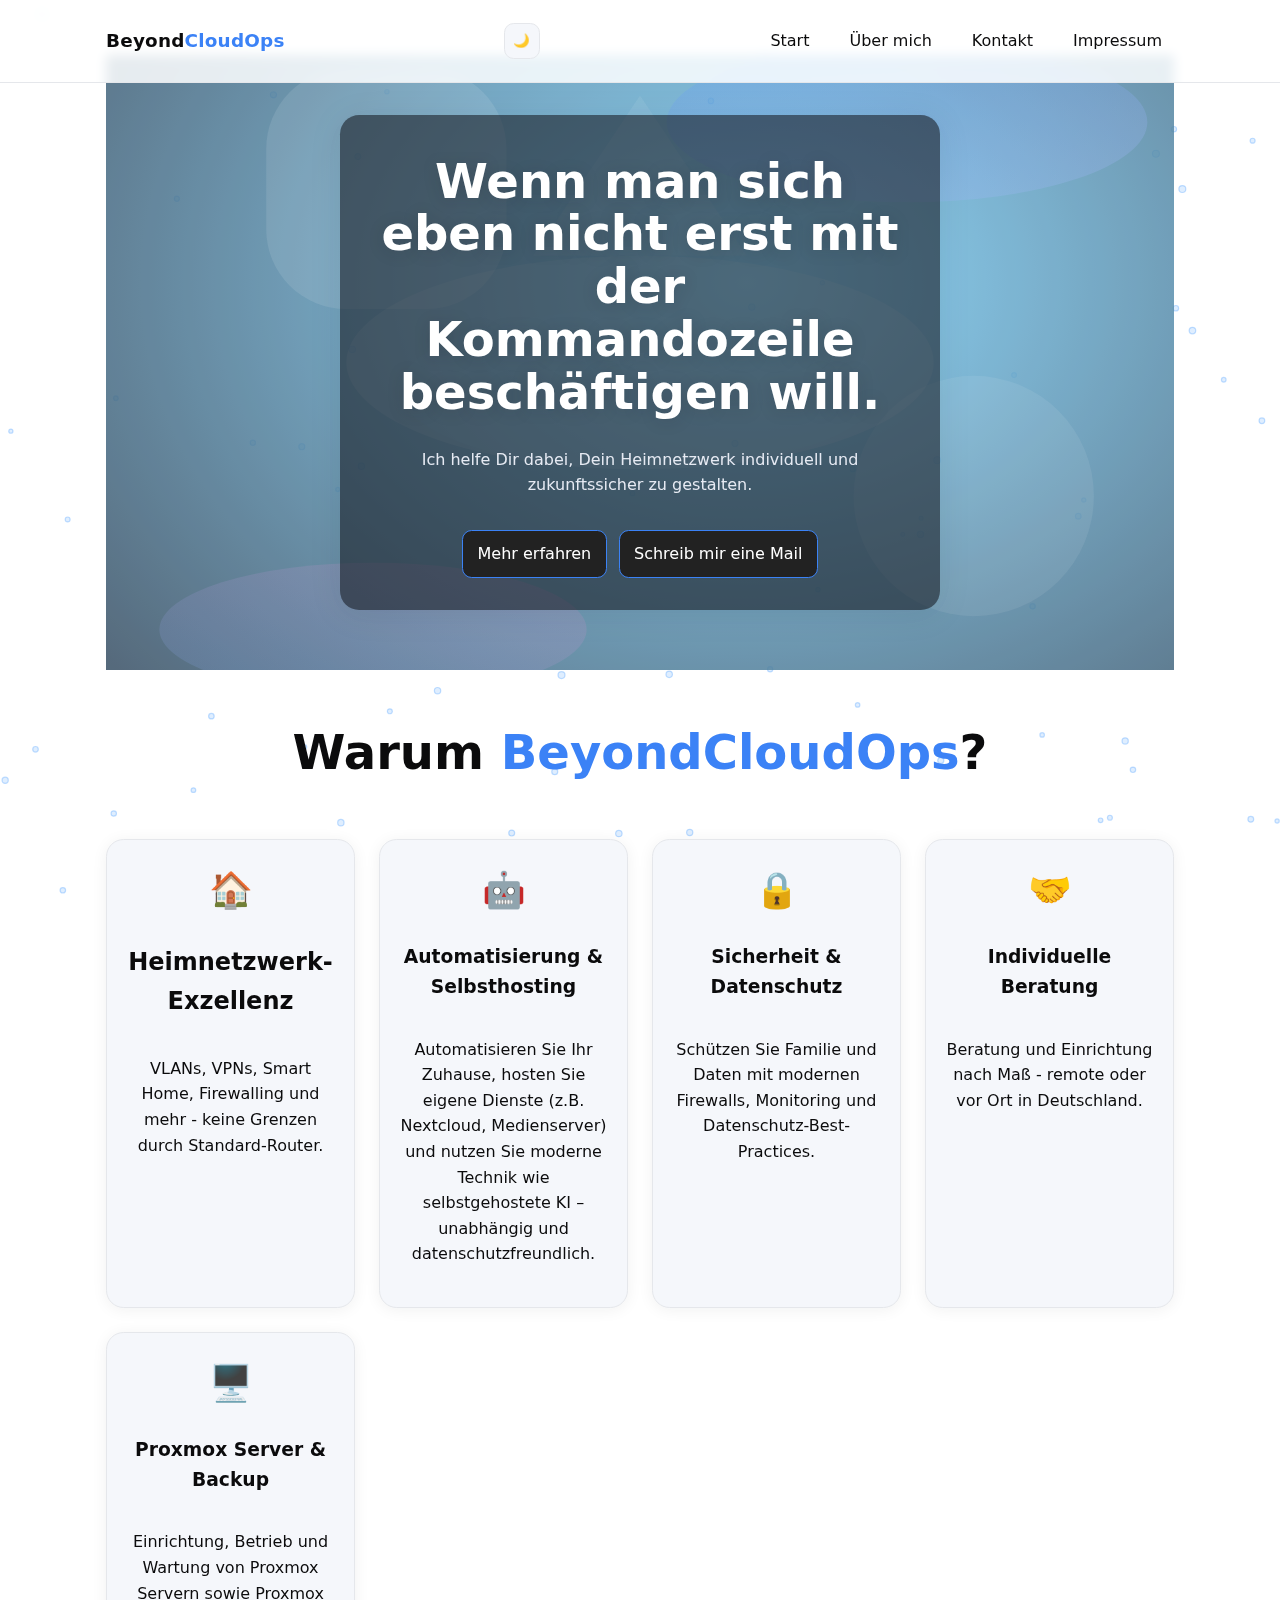
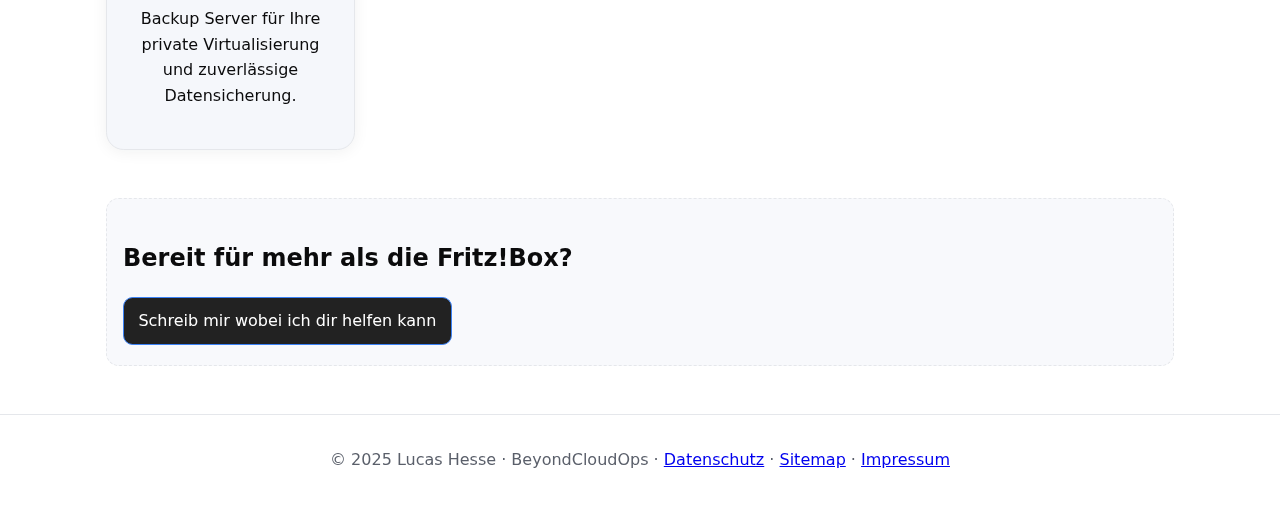
<file: index.html>
<!doctype html>
<html lang="de">
<head>
  <meta charset="utf-8" />
  <meta name="viewport" content="width=device-width, initial-scale=1" />
  <title>BeyondCloudOps — Lucas Hesse — IT-Dienstleister</title>
  <meta name="description" content="Smarthome aber wie? - Ich berate dich in Sachen Smarthome, Heimnetzwerk und Infrastruktur."/>
  <meta name="theme-color" content="#111111" media="(prefers-color-scheme: dark)">
  <meta name="theme-color" content="#ffffff" media="(prefers-color-scheme: light)">
  <link rel="manifest" href="/manifest.webmanifest">
  <link rel="canonical" href="https://www.beyondcloudops.de/">
  <!-- Dark theme favicon -->
  <link rel="icon" href="/assets/images/favicon_dark.ico" type="image/x-icon" media="(prefers-color-scheme: dark)">
  <!-- Light theme favicon -->
  <link rel="icon" href="/assets/images/favicon_light.ico" type="image/x-icon" media="(prefers-color-scheme: light)">
  <link rel="preload" href="/assets/hero.svg" as="image" type="image/svg+xml">
  <style>
    :root {
      --bg: #ffffff;
      --text: #0b0b0c;
      --accent: #3b82f6;
      --accent-contrast: #ffffff;
      --border: #e5e7eb;
      --card: #f5f7fb;
    }
    body {
      margin: 0;
      font-family: system-ui, -apple-system, Segoe UI, Roboto, Ubuntu, Cantarell, Noto Sans, Arial, "Apple Color Emoji","Segoe UI Emoji";
      background: var(--bg);
      color: var(--text);
      line-height: 1.6;
      text-rendering: optimizeLegibility;
    }
    .features h1 {
      font-size: clamp(2rem, 4vw, 3rem);
    } 
    .site-header {
      position: sticky; top: 0; z-index: 10;
      backdrop-filter: saturate(120%) blur(6px);
      background: color-mix(in hsl, var(--bg) 85%, transparent);
      border-bottom: 1px solid var(--border);
    }
    .nav {
      display: flex; align-items: center; gap: 1rem;
      max-width: 1100px; margin: 0 auto; padding: .75rem 1rem;
      /* positioned parent so toggles can be absolutely placed consistently */
      position: relative;
    }
    .brand { font-weight: 800; letter-spacing: .2px; text-decoration: none; color: var(--text); font-size: 1.15rem; }
    .brand span { color: var(--accent); }
    .menu { display: flex; gap: 1rem; list-style: none; margin-left: auto; padding: 0;}
    .menu a { text-decoration: none; color: var(--text); padding: .5rem .75rem; border-radius: .5rem; }
    .menu a:focus, .menu a:hover { background: var(--card); }
    .btn {
      display: inline-flex; align-items: center; justify-content: center;
      padding: .65rem .9rem; border-radius: .6rem; text-decoration: none; cursor: pointer;
      border: 1px solid var(--accent);
      background: #222;
      color: #fff;
      transition: background 0.2s, color 0.2s;
    }
    .btn.primary {
      background: var(--accent);
      color: var(--accent-contrast);
      border-color: var(--accent);
    }
    .btn:focus, .btn:hover {
      background: #0057b8;
      color: #fff;
      outline: none;
      box-shadow: 0 0 0 .25rem rgba(59, 130, 246, 0.4);
    }
    .hero {
      position: relative;
      display: flex;
      align-items: center;
      justify-content: center;
      /* match external stylesheet to avoid layout shift on CSS load */
      min-height: 480px;
      margin-bottom: 4.5rem;
      overflow: visible;
    }
    .hero-copy {
      position: relative;
      z-index: 1;
      max-width: 600px;
      margin: 0 auto;
      background: rgba(24,28,36,0.60);
      border-radius: 1.2rem;
      padding: 2.5rem 2rem 2rem 2rem;
      box-shadow: 0 4px 32px 0 rgba(24,28,36,0.10);
      color: #e6eaf3;
      display: flex;
      flex-direction: column;
      align-items: center;
      text-align: center;
    }
    .hero-art {
      position: absolute;
      top: -60px;
      left: 0;
      width: 100%;
      height: calc(100% + 120px);
      z-index: 0;
      object-fit: cover;
      opacity: 0.85;
      pointer-events: none;
      aspect-ratio: 4/3;
    }
    .hero-copy h1 {
      font-size: clamp(2rem, 4vw, 3rem);
      line-height: 1.1;
      margin: 0 0 .75rem;
      color: #fff;
      text-shadow: 0 2px 16px rgba(24,28,36,0.18);
    }
    .cta { display: flex; gap: .75rem; margin-top: 1rem; }
    @media (max-width: 900px) {
      /* Critical mobile menu rules to prevent layout shifts before external CSS loads */
      .nav-toggle { display: inline-flex; }
      .menu {
        display: grid; margin-left: 0; grid-auto-rows: min-content; gap: .25rem;
        position: absolute; top: 3.25rem; right: 1rem; background: var(--bg);
        border: 1px solid var(--border); border-radius: .8rem; padding: .5rem;
        opacity: 0; visibility: hidden; transform: translateY(-6px);
        pointer-events: none;
      }
      .menu.open { opacity: 1; visibility: visible; transform: translateY(0); pointer-events: auto; }
      .theme-toggle { order: 3; margin-left: 0; }
    }
  </style>
  <link rel="stylesheet" href="/assets/styles.css" media="print" onload="this.media='all'">
  <script defer src="/assets/main.js"></script>
</head>
<body>
  <a class="skip-link" href="#main">Zum Inhalt springen</a>
  <header class="site-header" role="banner">
    <nav class="nav" aria-label="Hauptnavigation">
      <a class="brand" href="/index.html" aria-label="Startseite">Beyond<span>CloudOps</span></a>
      <button id="themeToggle" class="theme-toggle" aria-label="Farbschema wechseln" title="Farbschema wechseln" role="switch" aria-pressed="false">
        <span class="icon sun" aria-hidden="true">☀️</span>
        <span class="icon moon" aria-hidden="true">🌙</span>
        <span class="sr-only">Aktuell: Farbschema unbekannt</span>
      </button>
      <button class="nav-toggle" aria-expanded="false" aria-controls="menu" title="Menü öffnen" aria-label="Menü öffnen">
        <span class="nav-toggle-dot"></span>
        <span class="nav-toggle-dot"></span>
        <span class="nav-toggle-dot"></span>
      </button>
      <ul id="menu" class="menu" role="menubar">
        <li role="none"><a role="menuitem" href="/index.html">Start</a></li>
        <li role="none"><a role="menuitem" href="/about.html">Über mich</a></li>
        <li role="none"><a role="menuitem" href="mailto:hesse@beyondcloudops.de">Kontakt</a></li>
        <li role="none"><a role="menuitem" href="/impressum.html">Impressum</a></li>
      </ul>
    </nav>
  </header>
  <main id="main" tabindex="-1">

<section class="hero">
  <img src="/assets/hero.svg" alt="" role="presentation" class="hero-art" width="800" height="600">
  <div class="hero-copy">
  <h1>Wenn man sich eben nicht erst mit der Kommandozeile beschäftigen will.</h1>
  <p>Ich helfe Dir dabei, Dein Heimnetzwerk individuell und zukunftssicher zu gestalten.</p>
    <div class="cta">
  <a class="btn" href="/about.html">Mehr erfahren</a>
  <a class="btn" href="mailto:hesse@beyondcloudops.de">Schreib mir eine Mail</a>
    </div>
  </div>
</section>

<section class="features">
  <h1 class="section-title">Warum <span class="brand-inline">BeyondCloudOps</span>?</h1>
  <div class="feature-grid" role="list">
    <div class="feature-card" role="listitem">
      <div class="feature-icon" aria-hidden="true">🏠</div>
      <h2>Heimnetzwerk-Exzellenz</h2>
      <p>VLANs, VPNs, Smart Home, Firewalling und mehr - keine Grenzen durch Standard-Router.</p>
    </div>
    <div class="feature-card" role="listitem">
      <div class="feature-icon" aria-hidden="true">🤖</div>
      <h3>Automatisierung & Selbsthosting</h3>
      <p>Automatisieren Sie Ihr Zuhause, hosten Sie eigene Dienste (z.B. Nextcloud, Medienserver) und nutzen Sie moderne Technik wie selbstgehostete KI – unabhängig und datenschutzfreundlich.</p>
    </div>
    <div class="feature-card" role="listitem">
      <div class="feature-icon" aria-hidden="true">🔒</div>
      <h3>Sicherheit & Datenschutz</h3>
      <p>Schützen Sie Familie und Daten mit modernen Firewalls, Monitoring und Datenschutz-Best-Practices.</p>
    </div>
    <div class="feature-card" role="listitem">
      <div class="feature-icon" aria-hidden="true">🤝</div>
      <h3>Individuelle Beratung</h3>
      <p>Beratung und Einrichtung nach Maß - remote oder vor Ort in Deutschland.</p>
    </div>
    <div class="feature-card" role="listitem">
      <div class="feature-icon" aria-hidden="true">🖥️</div>
      <h3>Proxmox Server & Backup</h3>
      <p>Einrichtung, Betrieb und Wartung von Proxmox Servern sowie Proxmox Backup Server für Ihre private Virtualisierung und zuverlässige Datensicherung.</p>
    </div>
  </div>
</section>

<section class="callout">
  <h2>Bereit für mehr als die Fritz!Box?</h2>
  <a class="btn" href="mailto:hesse@beyondcloudops.de">Schreib mir wobei ich dir helfen kann</a>
</section>
  </main>
  <footer class="site-footer">
  <p>© 2025 Lucas Hesse · BeyondCloudOps · <a href="/privacy.html">Datenschutz</a> · <a href="/sitemap.xml">Sitemap</a> · <a href="/impressum.html">Impressum</a></p>
  </footer>
</body>
</html>
</file>
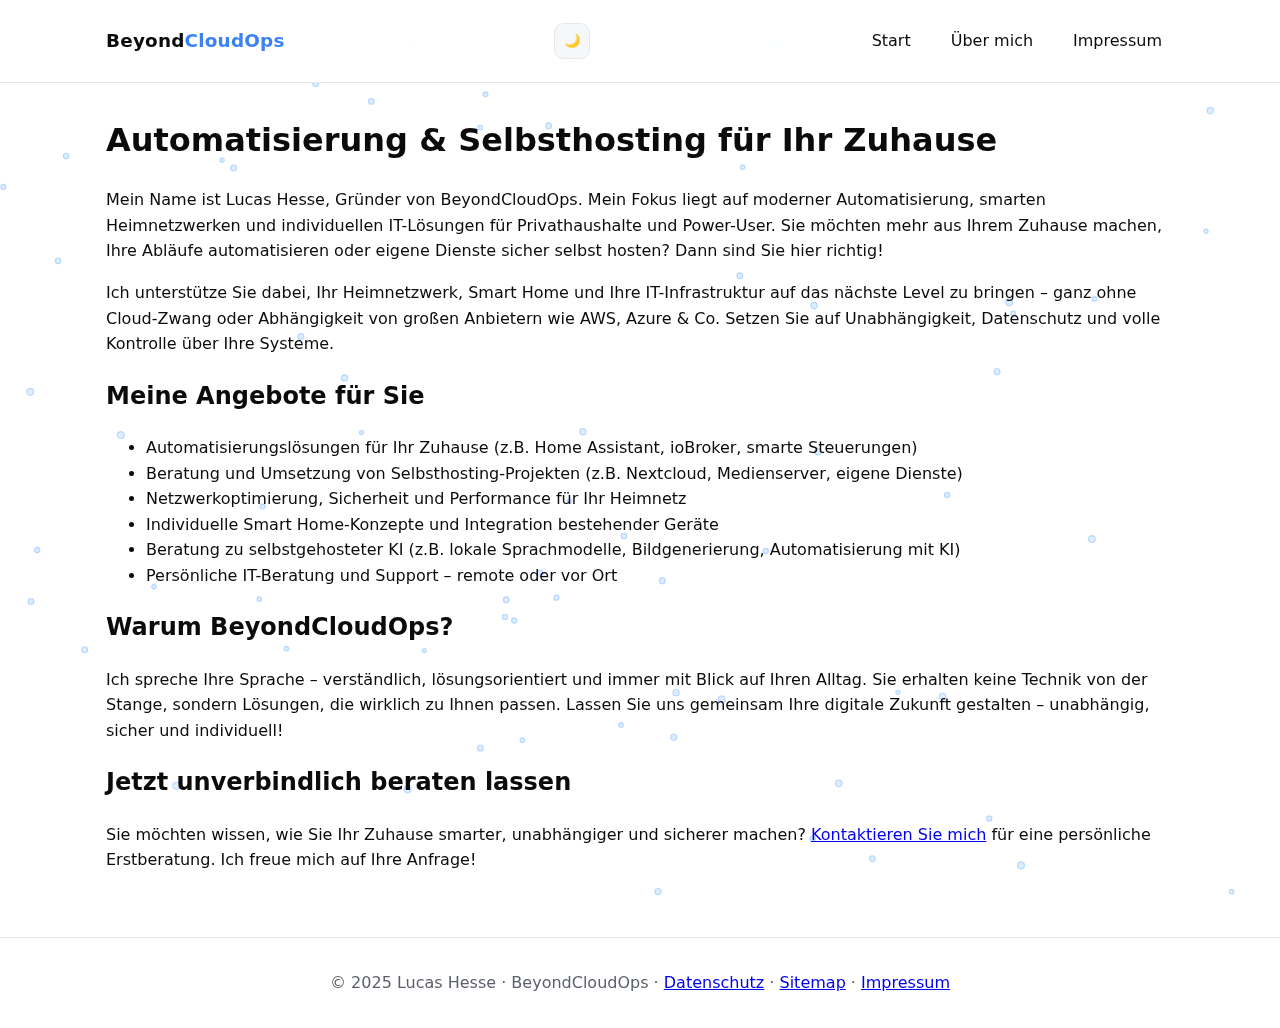
<file: about.html>
<!doctype html>
<html lang="de">
<head>
  <meta charset="utf-8" />
  <meta name="viewport" content="width=device-width, initial-scale=1" />
  <title>Über mich – BeyondCloudOps – Lucas Hesse</title>
  <meta name="description" content="Erfahren Sie mehr über Lucas Hesse, den Gründer von BeyondCloudOps. IT-Beratung, Automatisierung, Heimnetzwerke, Selbsthosting und KI für Power-User und Familien." />
  <meta name="theme-color" content="#111111" media="(prefers-color-scheme: dark)">
  <meta name="theme-color" content="#ffffff" media="(prefers-color-scheme: light)">
  <link rel="manifest" href="/manifest.webmanifest">
  <link rel="icon" href="/assets/favicon.svg" type="image/svg+xml">
  <link rel="stylesheet" href="/assets/styles.css">
  <script defer src="/assets/main.js"></script>
</head>
<body>
  <a class="skip-link" href="#main">Zum Inhalt springen</a>
  <header class="site-header" role="banner">
    <nav class="nav" aria-label="Hauptnavigation">
      <a class="brand" href="/index.html" aria-label="Startseite">Beyond<span>CloudOps</span></a>
      <button id="themeToggle" class="theme-toggle" aria-label="Farbschema wechseln" title="Farbschema wechseln"></button>
      <button class="nav-toggle" aria-expanded="false" aria-controls="menu" title="Menü öffnen" aria-label="Menü öffnen">
        <span class="nav-toggle-dot"></span>
        <span class="nav-toggle-dot"></span>
        <span class="nav-toggle-dot"></span>
      </button>
      <ul id="menu" class="menu" role="menubar">
        <li role="none"><a role="menuitem" href="/index.html">Start</a></li>
        <li role="none"><a role="menuitem" href="/about.html" aria-current="page">Über mich</a></li>
  <!-- Kontakt entfernt -->
  <li role="none"><a role="menuitem" href="/impressum.html">Impressum</a></li>
      </ul>
    </nav>
  </header>
  <main id="main" tabindex="-1">
    <section class="prose about">
      <h1>Automatisierung & Selbsthosting für Ihr Zuhause</h1>
      <p>
        Mein Name ist Lucas Hesse, Gründer von BeyondCloudOps. Mein Fokus liegt auf moderner Automatisierung, smarten Heimnetzwerken und individuellen IT-Lösungen für Privathaushalte und Power-User. Sie möchten mehr aus Ihrem Zuhause machen, Ihre Abläufe automatisieren oder eigene Dienste sicher selbst hosten? Dann sind Sie hier richtig!
      </p>
      <p>
        Ich unterstütze Sie dabei, Ihr Heimnetzwerk, Smart Home und Ihre IT-Infrastruktur auf das nächste Level zu bringen – ganz ohne Cloud-Zwang oder Abhängigkeit von großen Anbietern wie AWS, Azure & Co. Setzen Sie auf Unabhängigkeit, Datenschutz und volle Kontrolle über Ihre Systeme.
      </p>
      <h2>Meine Angebote für Sie</h2>
      <ul>
        <li>Automatisierungslösungen für Ihr Zuhause (z.B. Home Assistant, ioBroker, smarte Steuerungen)</li>
        <li>Beratung und Umsetzung von Selbsthosting-Projekten (z.B. Nextcloud, Medienserver, eigene Dienste)</li>
        <li>Netzwerkoptimierung, Sicherheit und Performance für Ihr Heimnetz</li>
        <li>Individuelle Smart Home-Konzepte und Integration bestehender Geräte</li>
        <li>Beratung zu selbstgehosteter KI (z.B. lokale Sprachmodelle, Bildgenerierung, Automatisierung mit KI)</li>
        <li>Persönliche IT-Beratung und Support – remote oder vor Ort</li>
      </ul>
      <h2>Warum BeyondCloudOps?</h2>
      <p>
        Ich spreche Ihre Sprache – verständlich, lösungsorientiert und immer mit Blick auf Ihren Alltag. Sie erhalten keine Technik von der Stange, sondern Lösungen, die wirklich zu Ihnen passen. Lassen Sie uns gemeinsam Ihre digitale Zukunft gestalten – unabhängig, sicher und individuell!
      </p>
      <h2>Jetzt unverbindlich beraten lassen</h2>
      <p>
  Sie möchten wissen, wie Sie Ihr Zuhause smarter, unabhängiger und sicherer machen? <a href="mailto:hesse@beyondcloudops.de">Kontaktieren Sie mich</a> für eine persönliche Erstberatung. Ich freue mich auf Ihre Anfrage!
      </p>
    </section>
  </main>
  <footer class="site-footer">
  <p>© 2025 Lucas Hesse · BeyondCloudOps · <a href="/privacy.html">Datenschutz</a> · <a href="/sitemap.xml">Sitemap</a> · <a href="/impressum.html">Impressum</a></p>
  </footer>
</body>
</html>
</file>
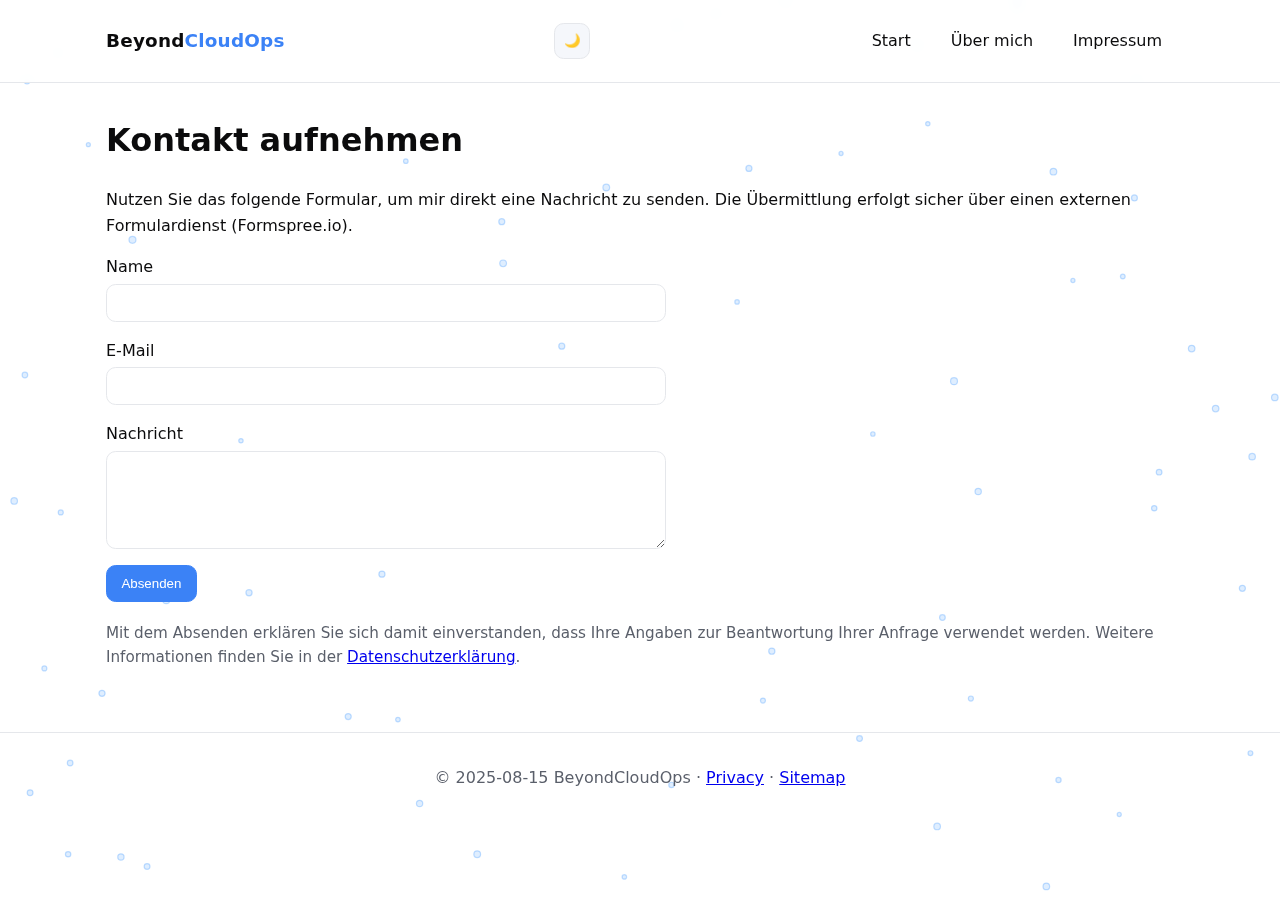
<file: contact.html>
<!doctype html>
<html lang="de">
<head>
  <meta charset="utf-8" />
  <meta name="viewport" content="width=device-width, initial-scale=1" />
  <title>Kontakt – BeyondCloudOps</title>
  <meta name="description" content="Kontaktformular für BeyondCloudOps – Lucas Hesse." />
  <meta name="theme-color" content="#111111" media="(prefers-color-scheme: dark)">
  <meta name="theme-color" content="#ffffff" media="(prefers-color-scheme: light)">
  <link rel="manifest" href="/manifest.webmanifest">
  <!-- Dark theme favicon -->
  <link rel="icon" href="/assets/images/favicon_dark.ico" type="image/x-icon" media="(prefers-color-scheme: dark)">
  <!-- Light theme favicon -->
  <link rel="icon" href="/assets/images/favicon_light.ico" type="image/x-icon" media="(prefers-color-scheme: light)">
  <link rel="preload" href="/assets/hero.svg" as="image" type="image/svg+xml">
  <link rel="stylesheet" href="/assets/styles.css">
  <script defer src="/assets/main.js"></script>
</head>
<body>
  <a class="skip-link" href="#main">Zum Inhalt springen</a>
  <header class="site-header" role="banner">
    <nav class="nav" aria-label="Hauptnavigation">
      <a class="brand" href="/index.html" aria-label="Startseite">Beyond<span>CloudOps</span></a>
      <button id="themeToggle" class="theme-toggle" aria-label="Farbschema wechseln" title="Farbschema wechseln"></button>
      <button class="nav-toggle" aria-expanded="false" aria-controls="menu" title="Menü öffnen" aria-label="Menü öffnen">
        <span class="nav-toggle-dot"></span>
        <span class="nav-toggle-dot"></span>
        <span class="nav-toggle-dot"></span>
      </button>
      <ul id="menu" class="menu" role="menubar">
        <li role="none"><a role="menuitem" href="/index.html">Start</a></li>
        <li role="none"><a role="menuitem" href="/about.html">Über mich</a></li>
  <!-- Kontakt entfernt -->
        <li role="none"><a role="menuitem" href="/impressum.html">Impressum</a></li>
      </ul>
    </nav>
  </header>
  <main id="main" tabindex="-1">

<section class="prose">
  <h1>Kontakt aufnehmen</h1>
  <p>Nutzen Sie das folgende Formular, um mir direkt eine Nachricht zu senden. Die Übermittlung erfolgt sicher über einen externen Formulardienst (Formspree.io).</p>

  <form class="form" action="https://formspree.io/f/xwkgyyqg" method="POST">
    <div class="field">
      <label for="name">Name</label>
      <input id="name" name="name" required minlength="2" autocomplete="name" />
    </div>
    <div class="field">
      <label for="email">E-Mail</label>
      <input id="email" name="email" type="email" required autocomplete="email" />
    </div>
    <div class="field">
      <label for="message">Nachricht</label>
      <textarea id="message" name="message" required minlength="10" rows="5"></textarea>
    </div>
    <button class="btn primary" type="submit">Absenden</button>
  </form>
  <p style="font-size:0.95em;color:var(--muted);margin-top:1.2em;">Mit dem Absenden erklären Sie sich damit einverstanden, dass Ihre Angaben zur Beantwortung Ihrer Anfrage verwendet werden. Weitere Informationen finden Sie in der <a href="/privacy.html">Datenschutzerklärung</a>.</p>
</section>

  </main>
  <footer class="site-footer">
    <p>© 2025-08-15 BeyondCloudOps · <a href="/privacy.html">Privacy</a> · <a href="/sitemap.xml">Sitemap</a></p>
  </footer>
</body>
</html>
</file>
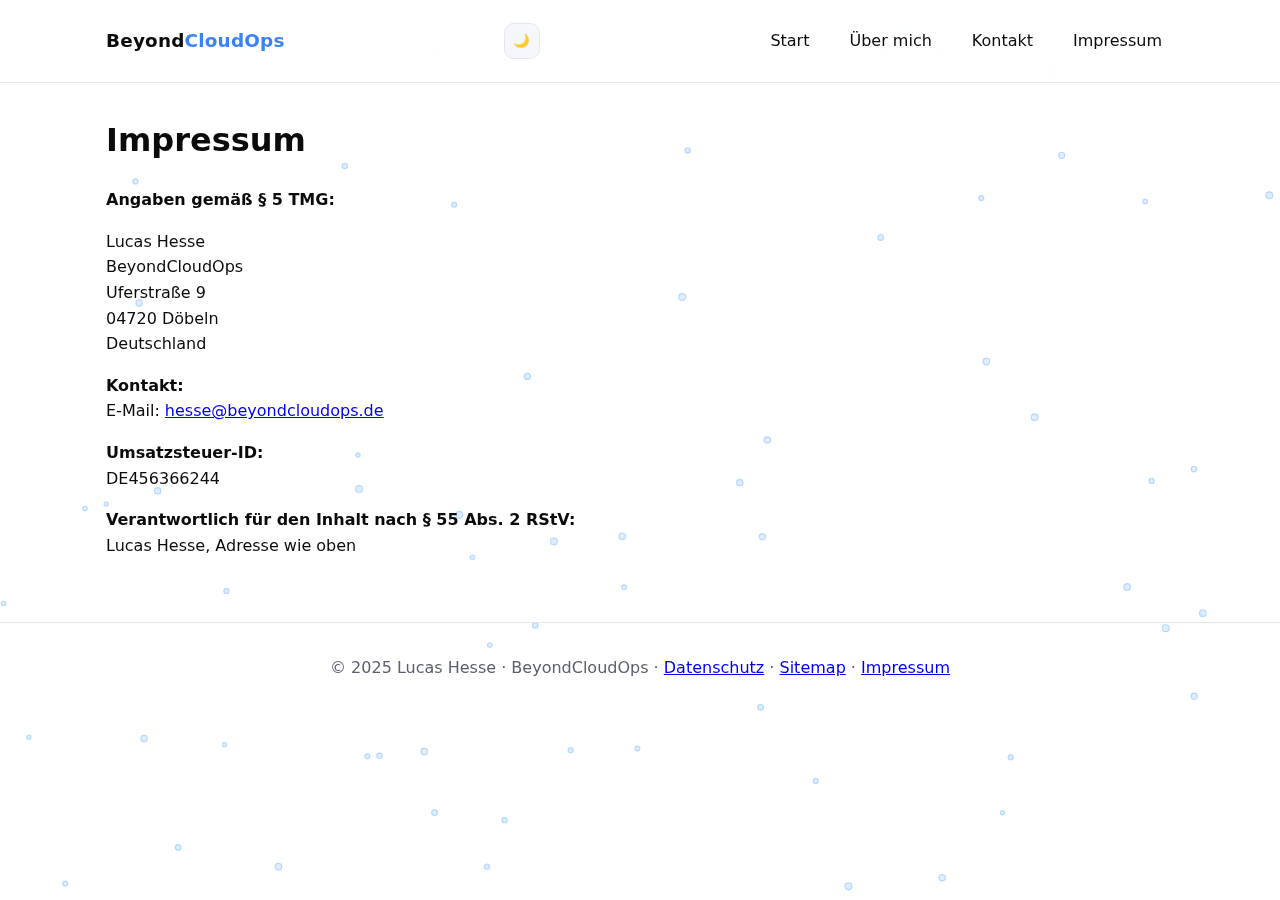
<file: impressum.html>
<!doctype html>
<html lang="de">
<head>
  <meta charset="utf-8" />
  <meta name="viewport" content="width=device-width, initial-scale=1" />
  <title>Impressum – BeyondCloudOps – Lucas Hesse</title>
  <meta name="description" content="Impressum und rechtliche Angaben zu BeyondCloudOps und Lucas Hesse." />
  <meta name="theme-color" content="#111111" media="(prefers-color-scheme: dark)">
  <meta name="theme-color" content="#ffffff" media="(prefers-color-scheme: light)">
  <link rel="manifest" href="/manifest.webmanifest">
  <link rel="icon" href="/assets/favicon.svg" type="image/svg+xml">
  <link rel="stylesheet" href="/assets/styles.css">
  <script defer src="/assets/main.js"></script>
</head>
<body>
  <a class="skip-link" href="#main">Zum Inhalt springen</a>
  <header class="site-header" role="banner">
    <nav class="nav" aria-label="Hauptnavigation">
      <a class="brand" href="/index.html" aria-label="Startseite">Beyond<span>CloudOps</span></a>
      <button id="themeToggle" class="theme-toggle" aria-label="Farbschema wechseln" title="Farbschema wechseln"></button>
      <button class="nav-toggle" aria-expanded="false" aria-controls="menu" title="Menü öffnen" aria-label="Menü öffnen">
        <span class="nav-toggle-dot"></span>
        <span class="nav-toggle-dot"></span>
        <span class="nav-toggle-dot"></span>
      </button>
      <ul id="menu" class="menu" role="menubar">
        <li role="none"><a role="menuitem" href="/index.html">Start</a></li>
        <li role="none"><a role="menuitem" href="/about.html">Über mich</a></li>
  <li role="none"><a role="menuitem" href="mailto:hesse@beyondcloudops.de">Kontakt</a></li>
        <li role="none"><a role="menuitem" href="/impressum.html" aria-current="page">Impressum</a></li>
      </ul>
    </nav>
  </header>
  <main id="main" tabindex="-1">
    <section class="prose">
      <h1>Impressum</h1>
      <p><strong>Angaben gemäß § 5 TMG:</strong></p>
      <p>
        Lucas Hesse<br>
        BeyondCloudOps<br>
        Uferstraße 9<br>
        04720 Döbeln<br>
        Deutschland
      </p>
      <p>
        <strong>Kontakt:</strong><br>
  E-Mail: <a href="mailto:hesse@beyondcloudops.de">hesse@beyondcloudops.de</a>
      </p>
      <p>
        <strong>Umsatzsteuer-ID:</strong><br>
        DE456366244
      </p>
      <p>
        <strong>Verantwortlich für den Inhalt nach § 55 Abs. 2 RStV:</strong><br>
        Lucas Hesse, Adresse wie oben
      </p>
    </section>
  </main>
  <footer class="site-footer">
    <p>© 2025 Lucas Hesse · BeyondCloudOps · <a href="/privacy.html">Datenschutz</a> · <a href="/sitemap.xml">Sitemap</a> · <a href="/impressum.html">Impressum</a></p>
  </footer>
</body>
</html>
</file>
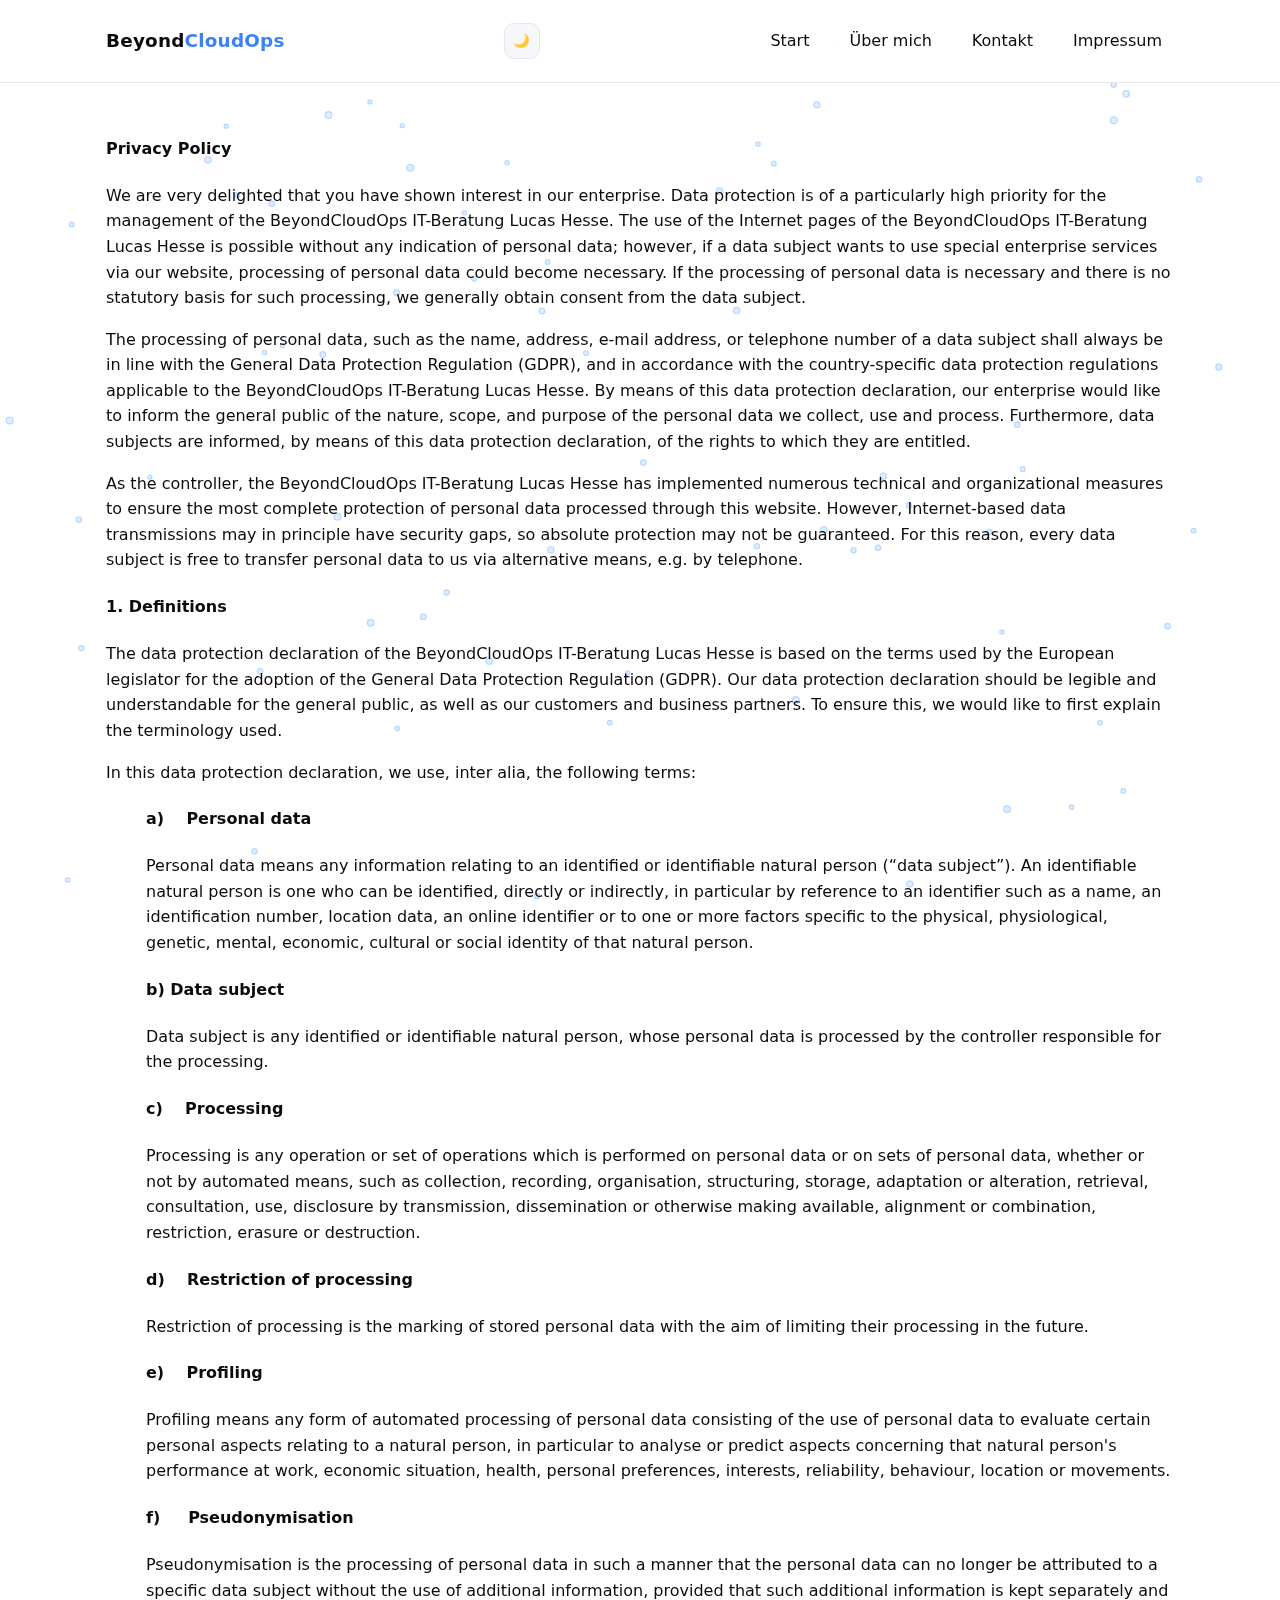
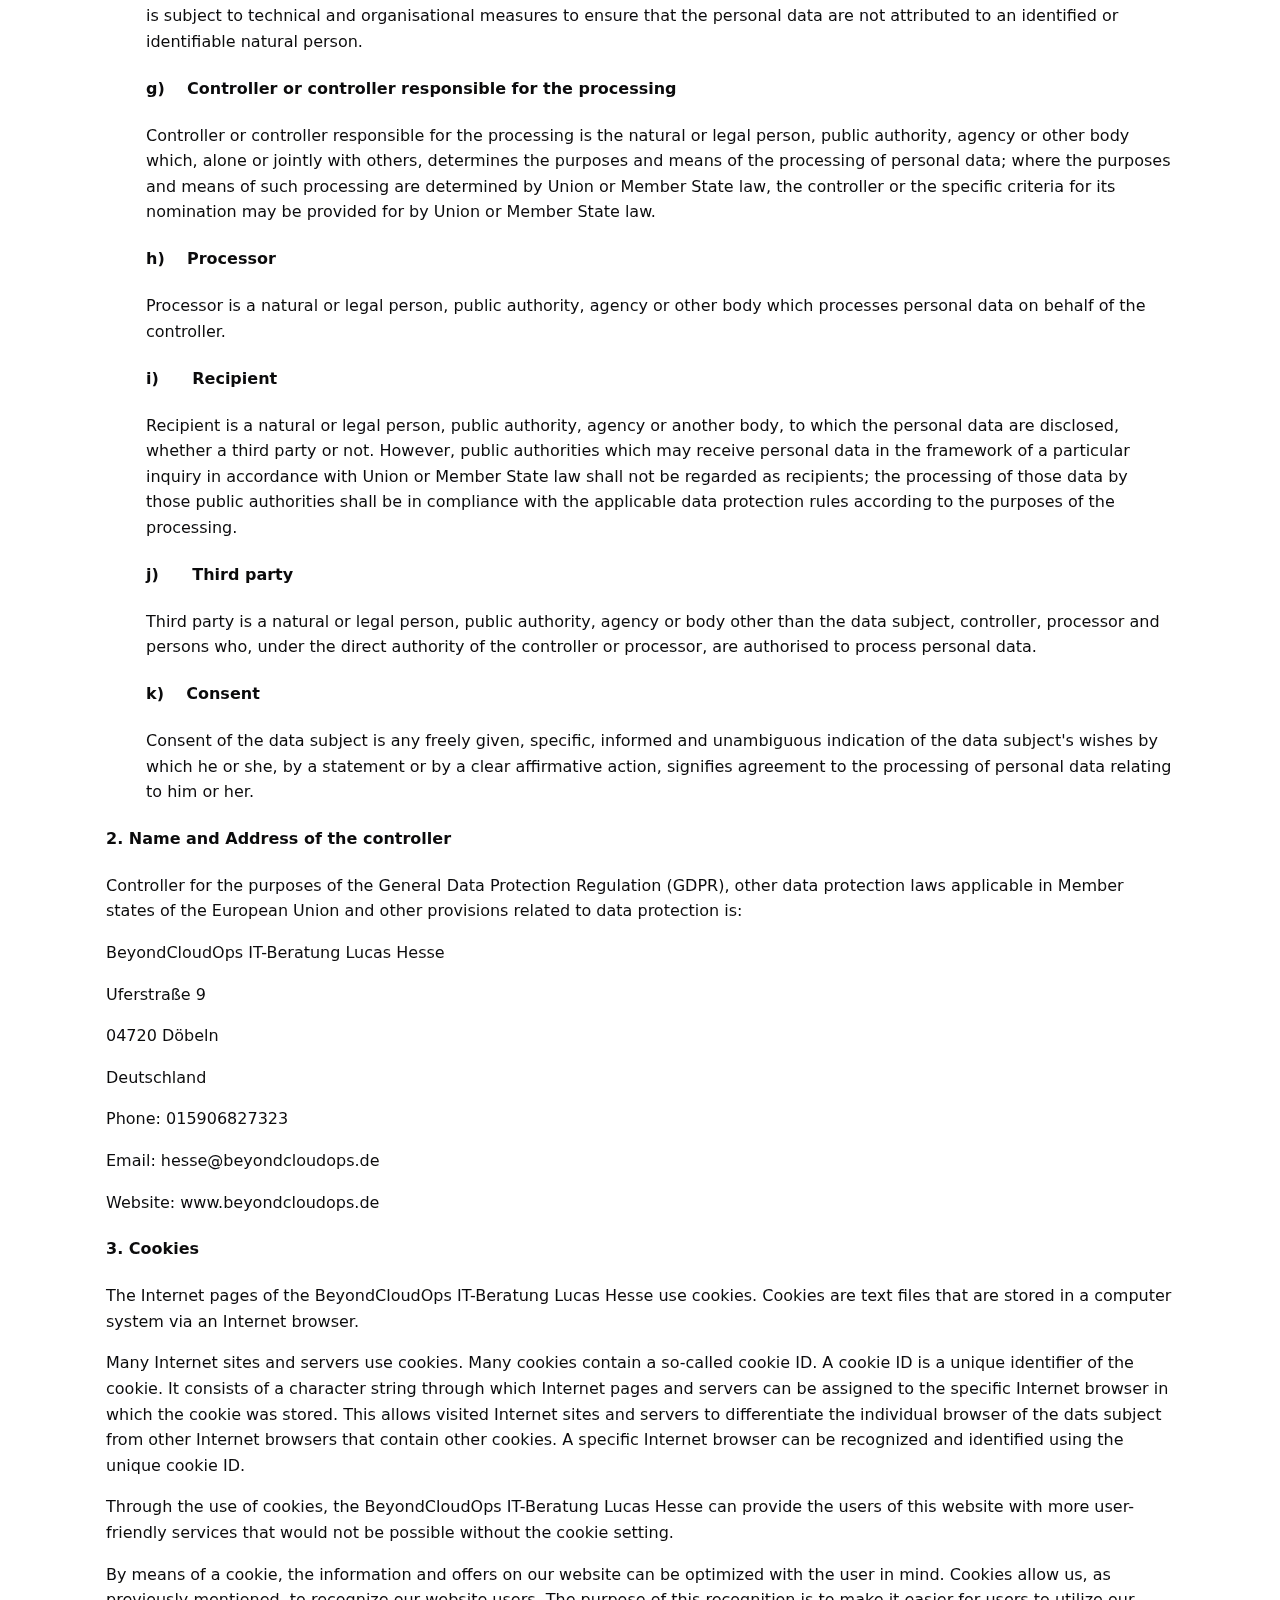
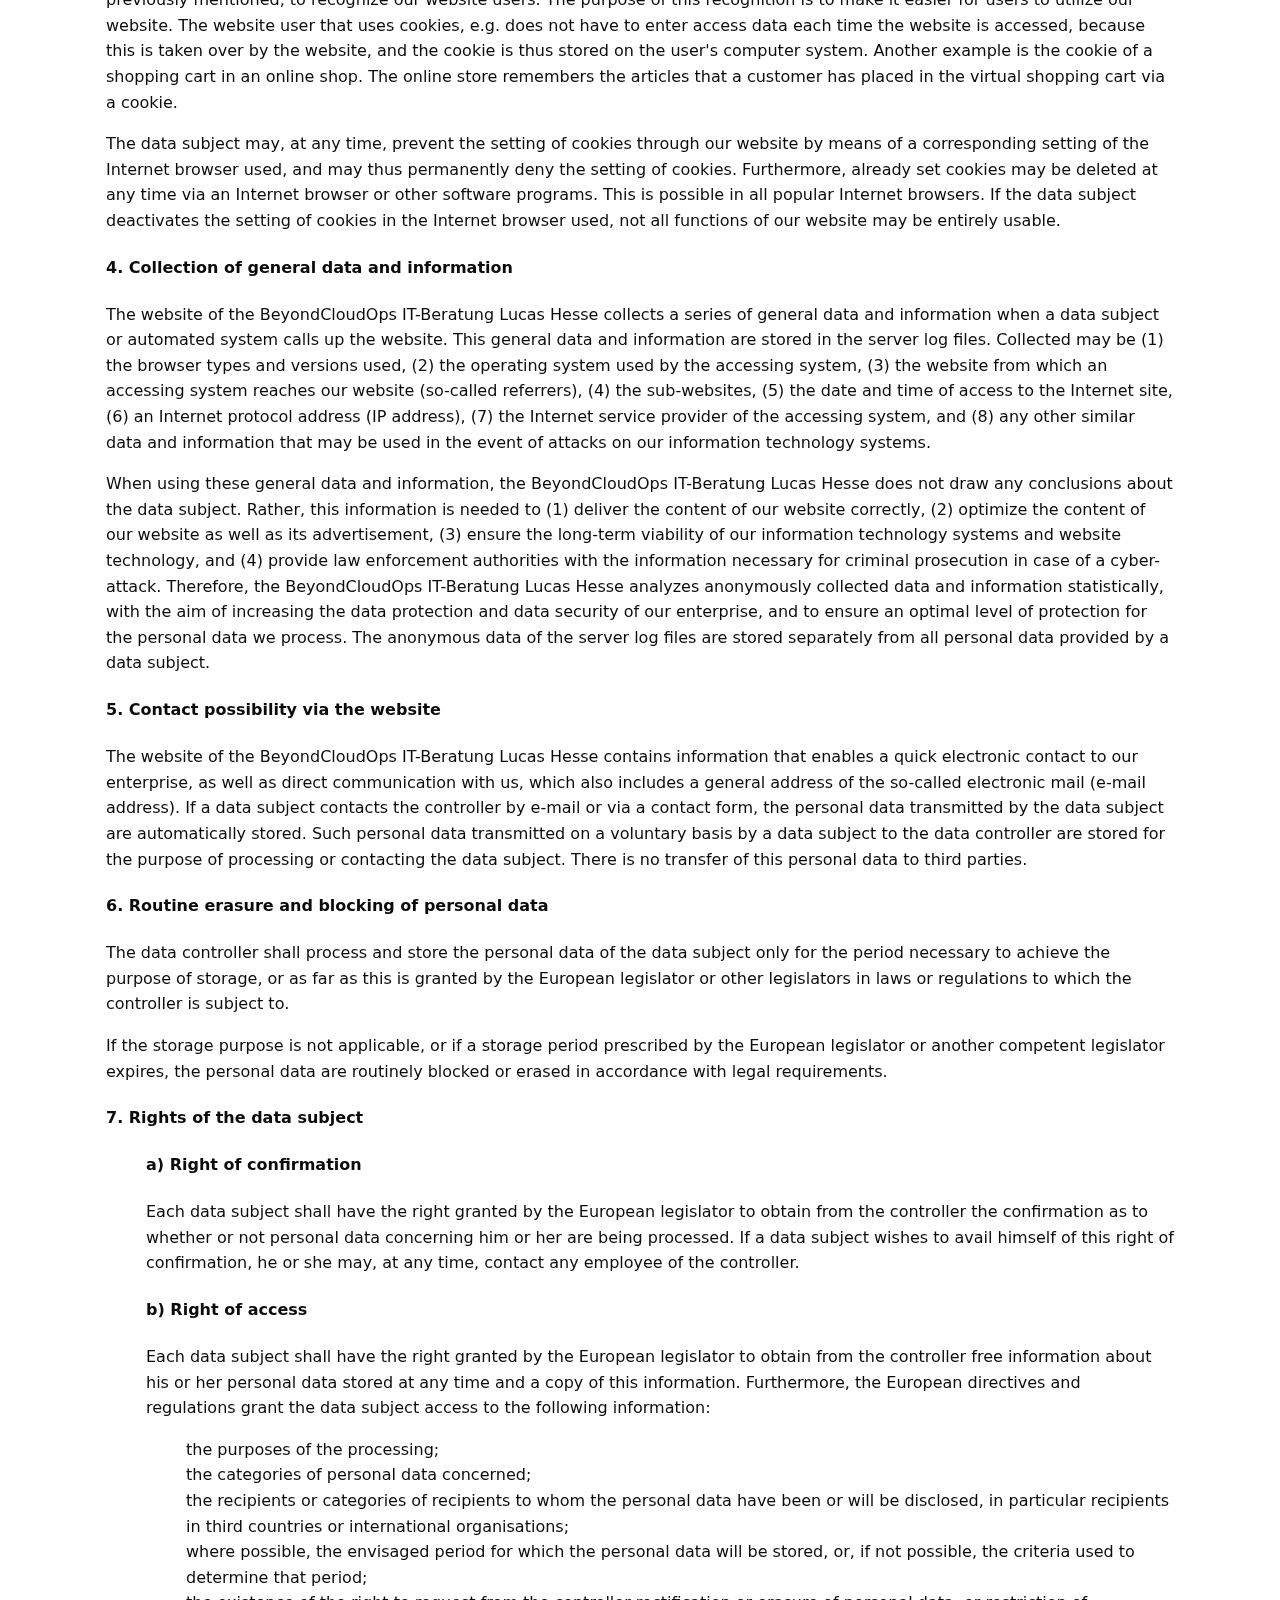
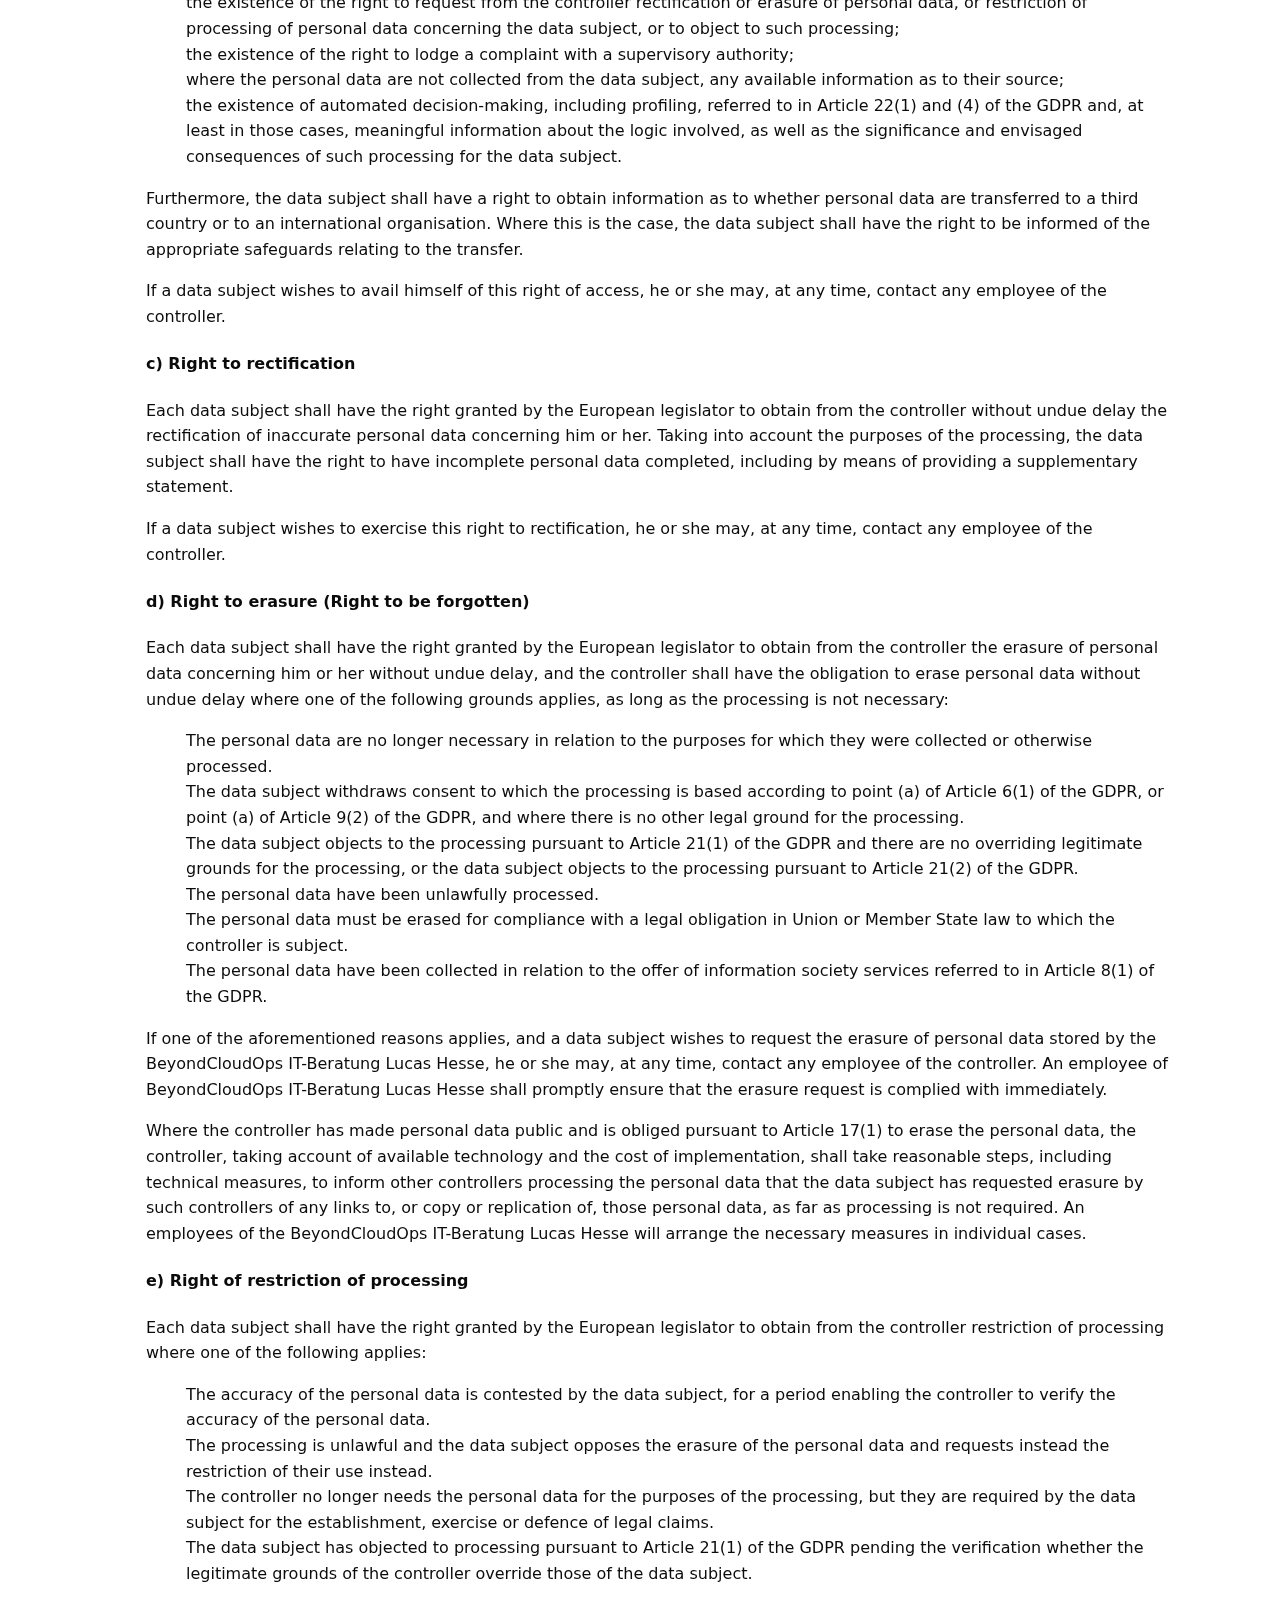
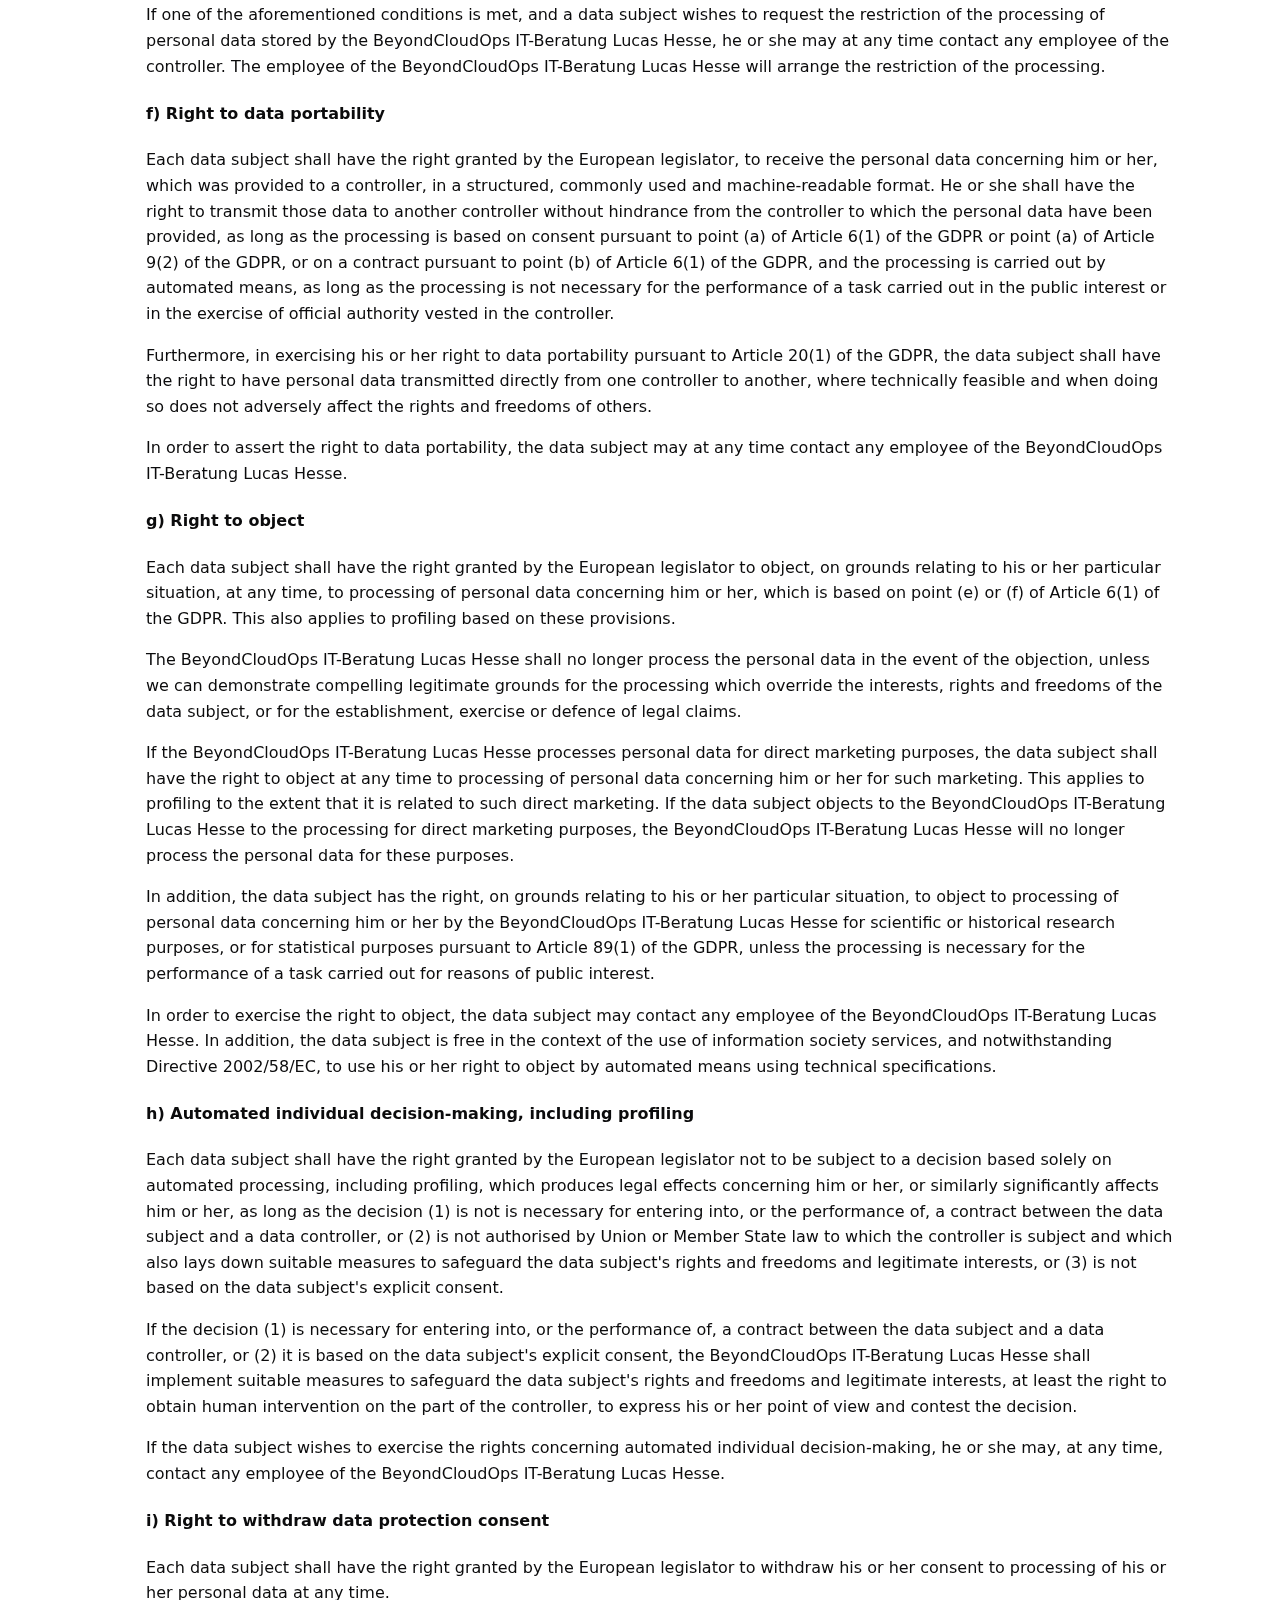
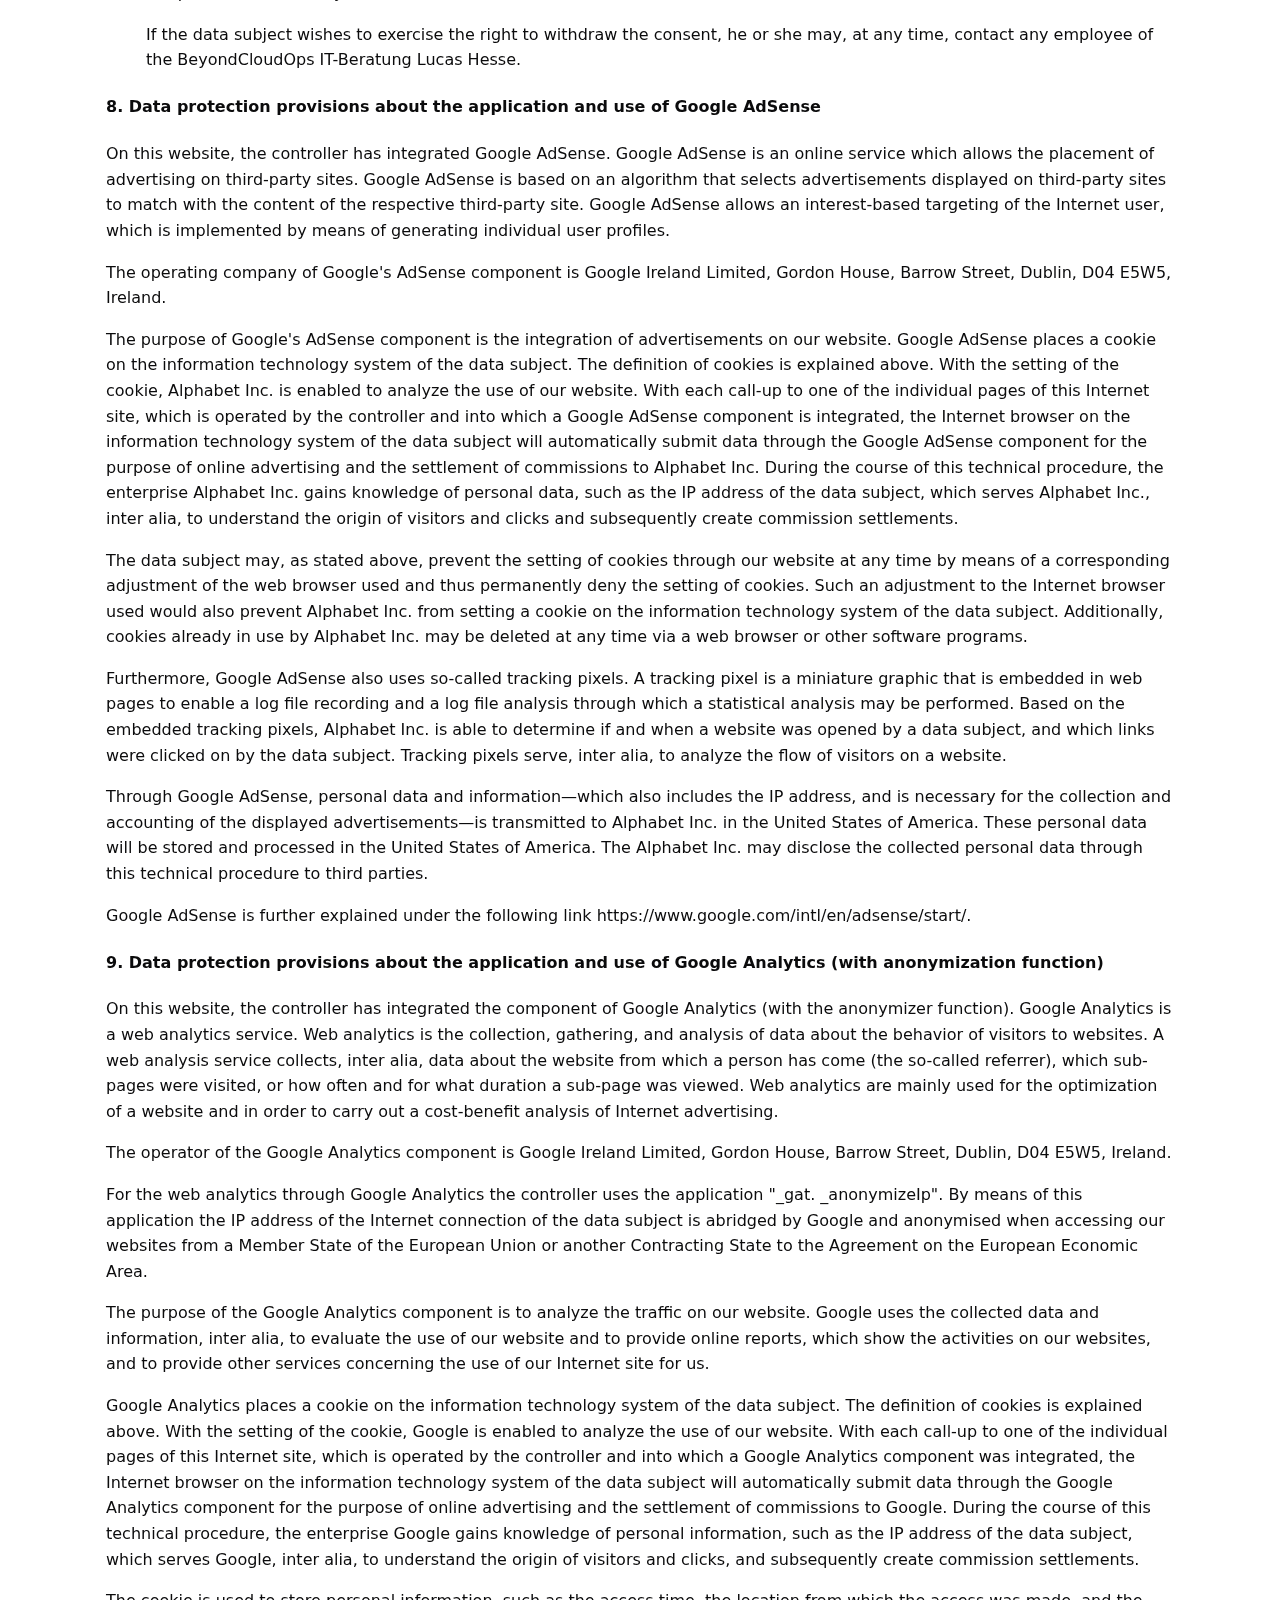
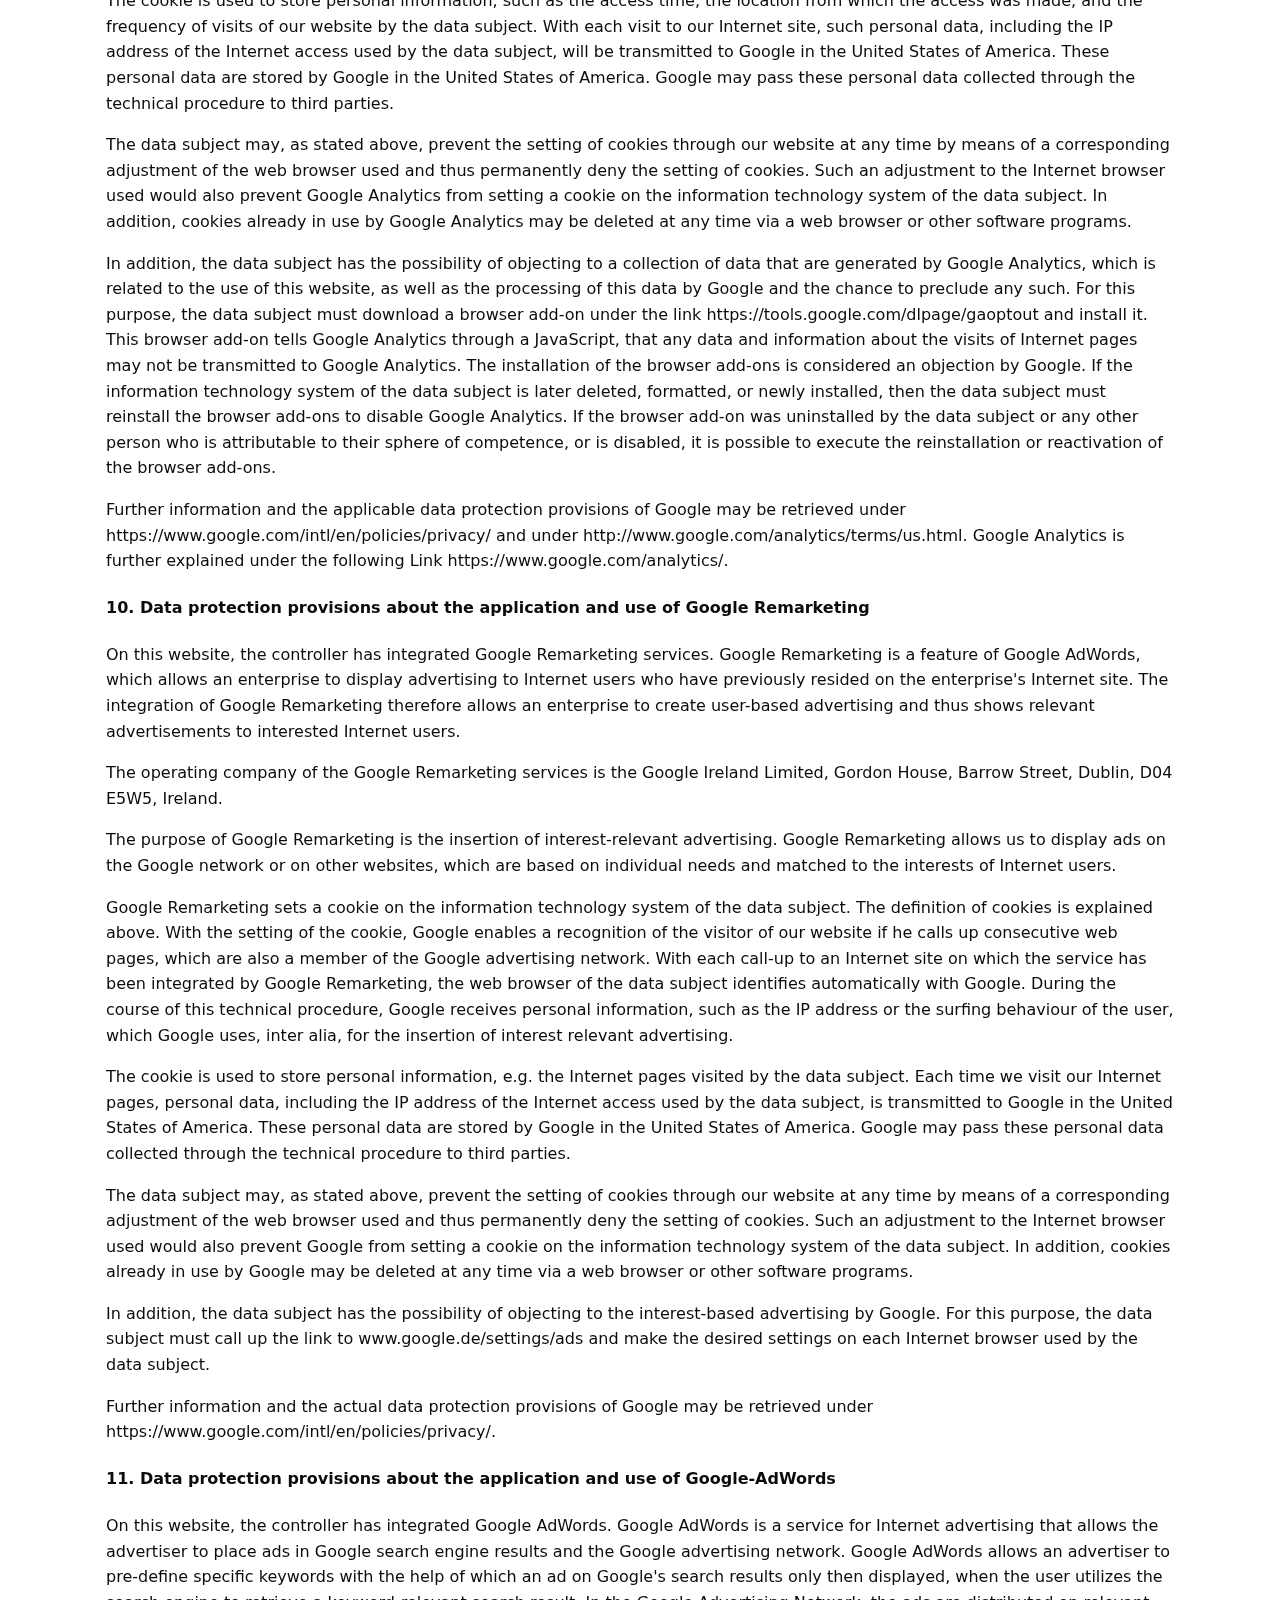
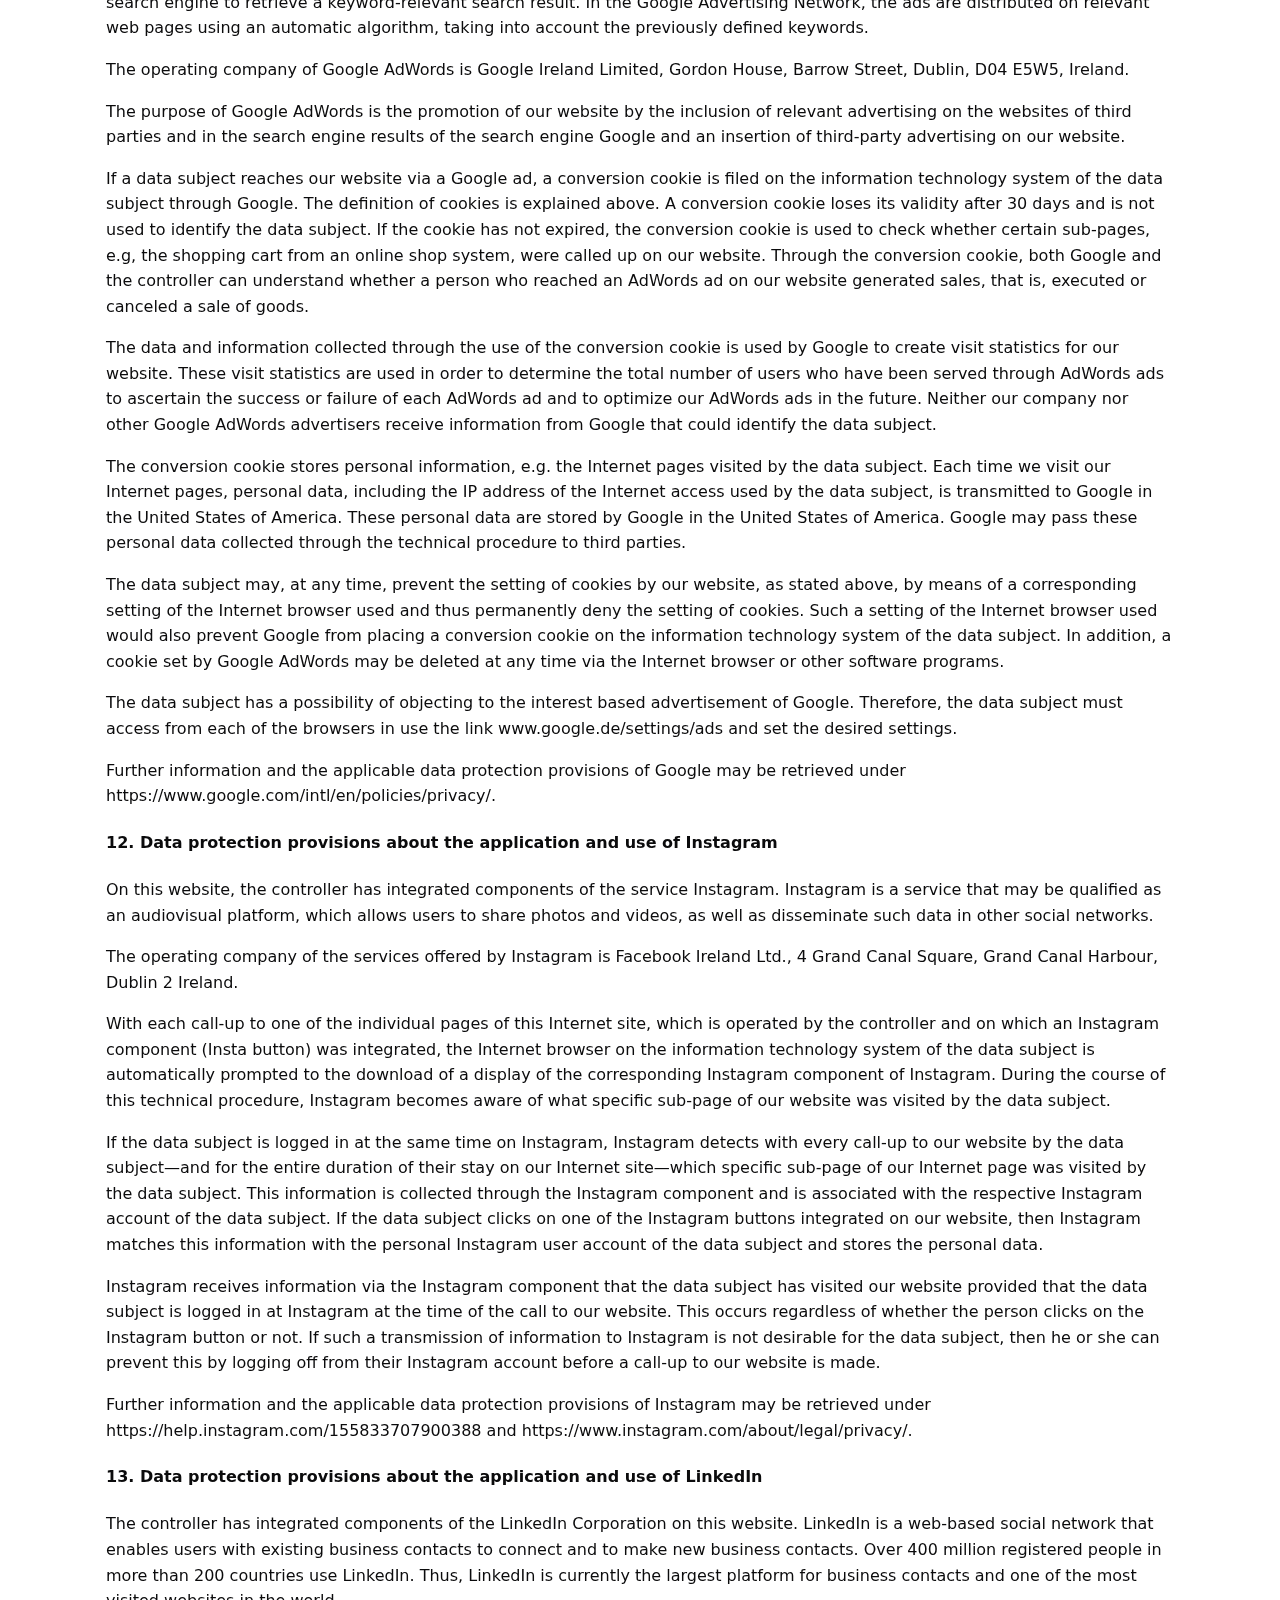
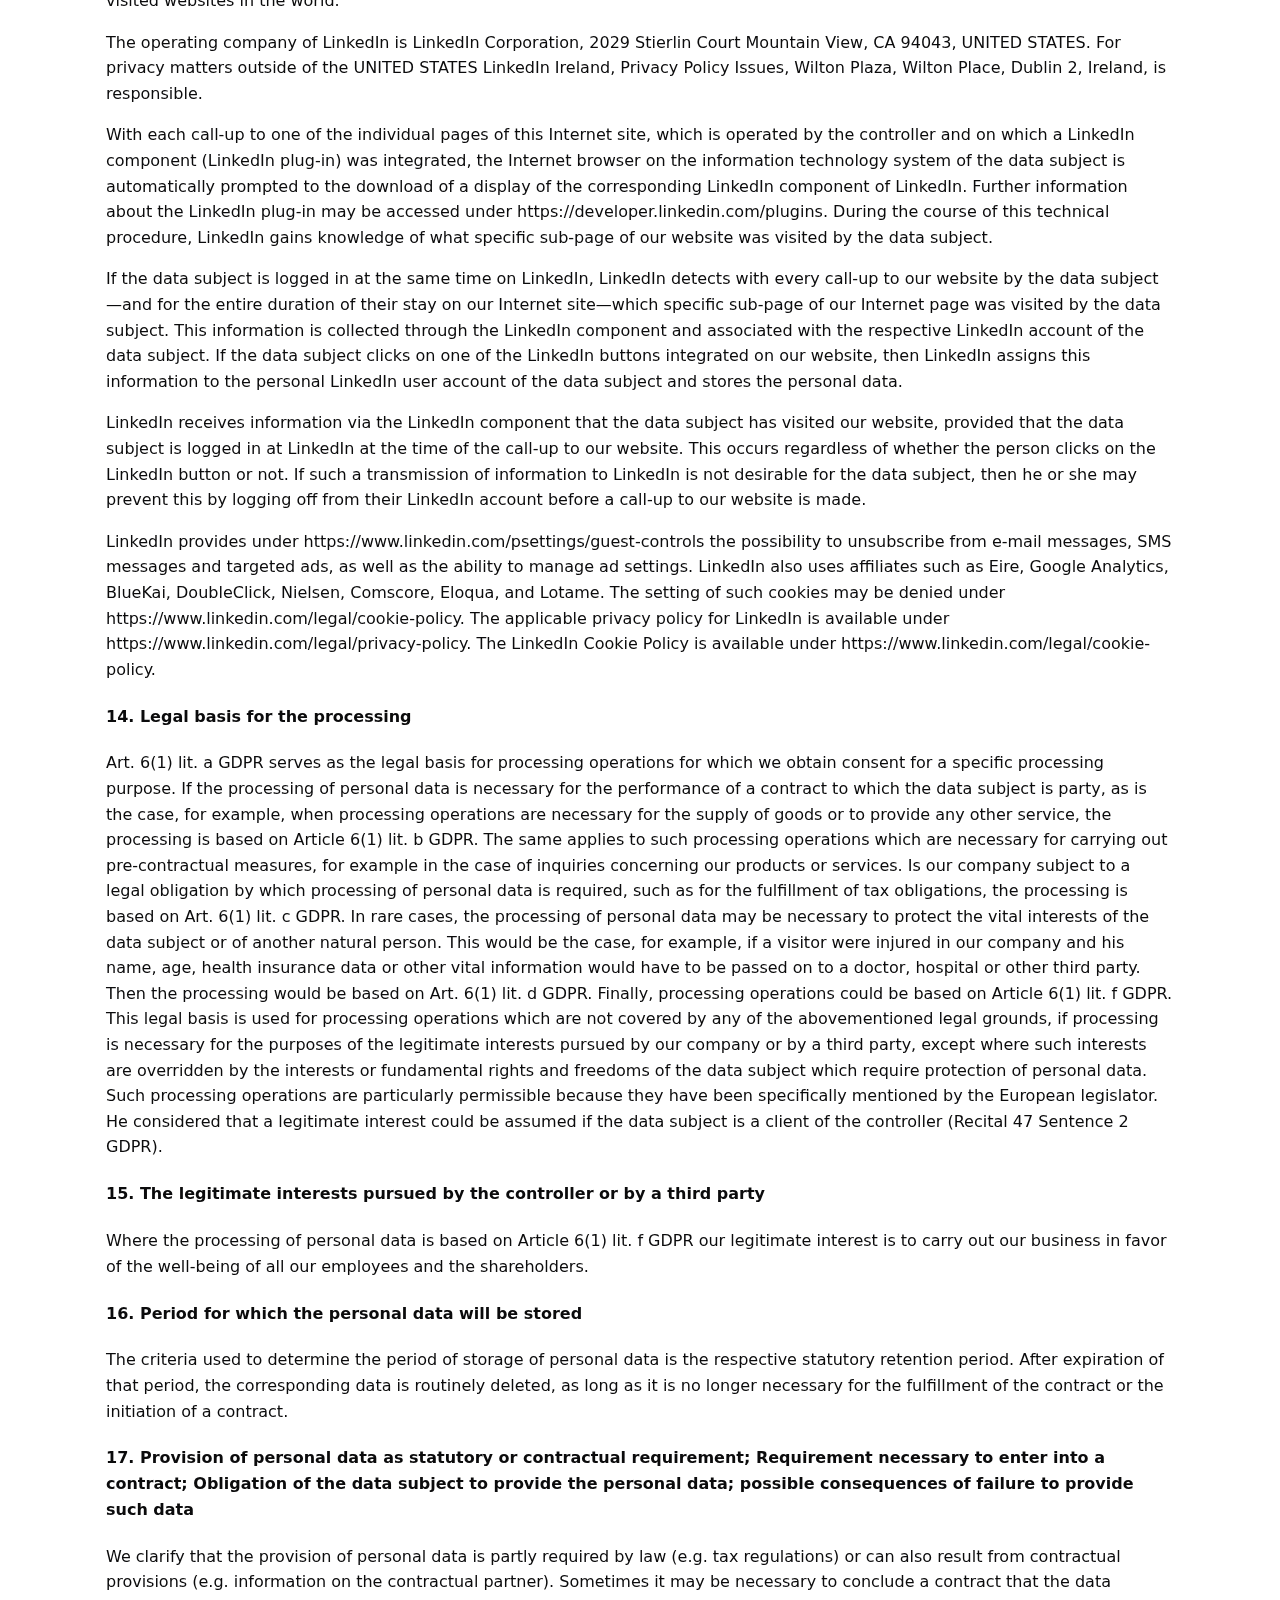
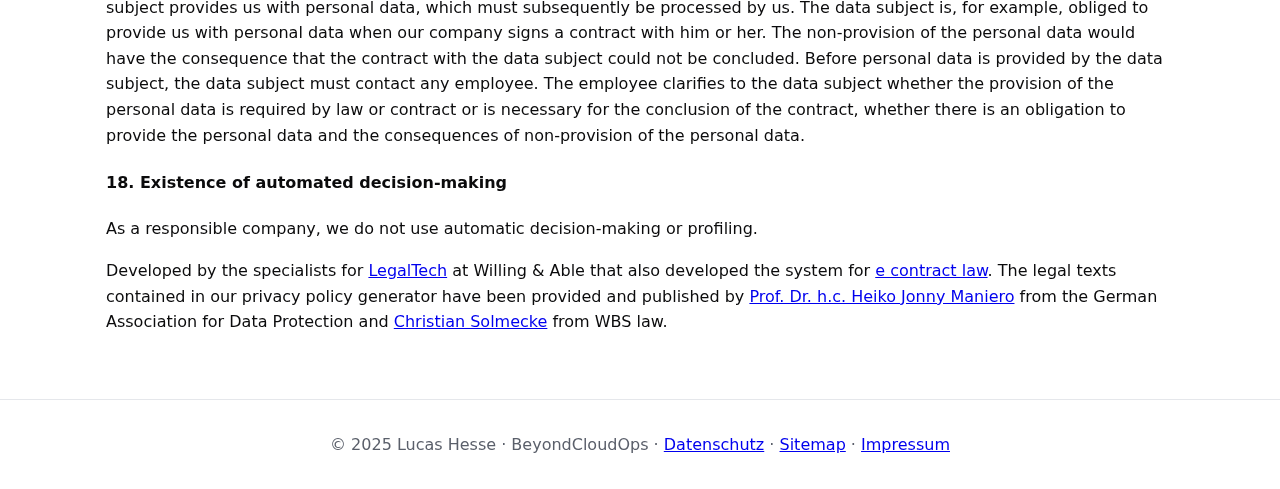
<file: privacy.html>
<!doctype html>
<html lang="de">
<head>
  <meta charset="utf-8" />
  <meta name="viewport" content="width=device-width, initial-scale=1" />
  <title>Datenschutz – BeyondCloudOps</title>
  <meta name="description" content="Datenschutzerklärung für die statische Website von BeyondCloudOps, bereitgestellt über GitHub Pages." />
  <meta name="theme-color" content="#111111" media="(prefers-color-scheme: dark)">
  <meta name="theme-color" content="#ffffff" media="(prefers-color-scheme: light)">
  <link rel="manifest" href="/manifest.webmanifest">
  <!-- Dark theme favicon -->
  <link rel="icon" href="/assets/images/favicon_dark.ico" type="image/x-icon" media="(prefers-color-scheme: dark)">
  <!-- Light theme favicon -->
  <link rel="icon" href="/assets/images/favicon_light.ico" type="image/x-icon" media="(prefers-color-scheme: light)">
  <link rel="stylesheet" href="/assets/styles.css">
  <script defer src="/assets/main.js"></script>
</head>
<body>
  <a class="skip-link" href="#main">Zum Inhalt springen</a>
  <header class="site-header" role="banner">
    <nav class="nav" aria-label="Hauptnavigation">
      <a class="brand" href="/index.html" aria-label="Startseite">Beyond<span>CloudOps</span></a>
      <button id="themeToggle" class="theme-toggle" aria-label="Farbschema wechseln" title="Farbschema wechseln"></button>
      <button class="nav-toggle" aria-expanded="false" aria-controls="menu" title="Menü öffnen" aria-label="Menü öffnen">
        <span class="nav-toggle-dot"></span>
        <span class="nav-toggle-dot"></span>
        <span class="nav-toggle-dot"></span>
      </button>
      <ul id="menu" class="menu" role="menubar">
        <li role="none"><a role="menuitem" href="/index.html">Start</a></li>
        <li role="none"><a role="menuitem" href="/about.html">Über mich</a></li>
        <li role="none"><a role="menuitem" href="mailto:hesse@beyondcloudops.de">Kontakt</a></li>
        <li role="none"><a role="menuitem" href="/impressum.html">Impressum</a></li>
      </ul>
    </nav>
  </header>
  <main id="main" tabindex="-1">

<section class="prose">
<h4>Privacy Policy</h4>

<p>We are very delighted that you have shown interest in our enterprise. Data protection is of a particularly high priority for the management of the BeyondCloudOps IT-Beratung Lucas Hesse. The use of the Internet pages of the BeyondCloudOps IT-Beratung Lucas Hesse is possible without any indication of personal data; however, if a data subject wants to use special enterprise services via our website, processing of personal data could become necessary. If the processing of personal data is necessary and there is no statutory basis for such processing, we generally obtain consent from the data subject.</p>

<p>The processing of personal data, such as the name, address, e-mail address, or telephone number of a data subject shall always be in line with the General Data Protection Regulation (GDPR), and in accordance with the country-specific data protection regulations applicable to the BeyondCloudOps IT-Beratung Lucas Hesse. By means of this data protection declaration, our enterprise would like to inform the general public of the nature, scope, and purpose of the personal data we collect, use and process. Furthermore, data subjects are informed, by means of this data protection declaration, of the rights to which they are entitled.</p>

<p>As the controller, the BeyondCloudOps IT-Beratung Lucas Hesse has implemented numerous technical and organizational measures to ensure the most complete protection of personal data processed through this website. However, Internet-based data transmissions may in principle have security gaps, so absolute protection may not be guaranteed. For this reason, every data subject is free to transfer personal data to us via alternative means, e.g. by telephone. </p>

<h4>1. Definitions</h4>
<p>The data protection declaration of the BeyondCloudOps IT-Beratung Lucas Hesse is based on the terms used by the European legislator for the adoption of the General Data Protection Regulation (GDPR). Our data protection declaration should be legible and understandable for the general public, as well as our customers and business partners. To ensure this, we would like to first explain the terminology used.</p>

<p>In this data protection declaration, we use, inter alia, the following terms:</p>

<ul style="list-style: none">
<li><h4>a)    Personal data</h4>
<p>Personal data means any information relating to an identified or identifiable natural person (“data subject”). An identifiable natural person is one who can be identified, directly or indirectly, in particular by reference to an identifier such as a name, an identification number, location data, an online identifier or to one or more factors specific to the physical, physiological, genetic, mental, economic, cultural or social identity of that natural person.</p>
</li>
<li><h4>b) Data subject</h4>
<p>Data subject is any identified or identifiable natural person, whose personal data is processed by the controller responsible for the processing.</p>
</li>
<li><h4>c)    Processing</h4>
<p>Processing is any operation or set of operations which is performed on personal data or on sets of personal data, whether or not by automated means, such as collection, recording, organisation, structuring, storage, adaptation or alteration, retrieval, consultation, use, disclosure by transmission, dissemination or otherwise making available, alignment or combination, restriction, erasure or destruction. </p>
</li>
<li><h4>d)    Restriction of processing</h4>
<p>Restriction of processing is the marking of stored personal data with the aim of limiting their processing in the future. </p>
</li>
<li><h4>e)    Profiling</h4>
<p>Profiling means any form of automated processing of personal data consisting of the use of personal data to evaluate certain personal aspects relating to a natural person, in particular to analyse or predict aspects concerning that natural person's performance at work, economic situation, health, personal preferences, interests, reliability, behaviour, location or movements. </p>
</li>
<li><h4>f)     Pseudonymisation</h4>
<p>Pseudonymisation is the processing of personal data in such a manner that the personal data can no longer be attributed to a specific data subject without the use of additional information, provided that such additional information is kept separately and is subject to technical and organisational measures to ensure that the personal data are not attributed to an identified or identifiable natural person. </p>
</li>
<li><h4>g)    Controller or controller responsible for the processing</h4>
<p>Controller or controller responsible for the processing is the natural or legal person, public authority, agency or other body which, alone or jointly with others, determines the purposes and means of the processing of personal data; where the purposes and means of such processing are determined by Union or Member State law, the controller or the specific criteria for its nomination may be provided for by Union or Member State law. </p>
</li>
<li><h4>h)    Processor</h4>
<p>Processor is a natural or legal person, public authority, agency or other body which processes personal data on behalf of the controller. </p>
</li>
<li><h4>i)      Recipient</h4>
<p>Recipient is a natural or legal person, public authority, agency or another body, to which the personal data are disclosed, whether a third party or not. However, public authorities which may receive personal data in the framework of a particular inquiry in accordance with Union or Member State law shall not be regarded as recipients; the processing of those data by those public authorities shall be in compliance with the applicable data protection rules according to the purposes of the processing. </p>
</li>
<li><h4>j)      Third party</h4>
<p>Third party is a natural or legal person, public authority, agency or body other than the data subject, controller, processor and persons who, under the direct authority of the controller or processor, are authorised to process personal data.</p>
</li>
<li><h4>k)    Consent</h4>
<p>Consent of the data subject is any freely given, specific, informed and unambiguous indication of the data subject's wishes by which he or she, by a statement or by a clear affirmative action, signifies agreement to the processing of personal data relating to him or her. </p>
</li>
</ul>

<h4>2. Name and Address of the controller</h4>
<p>Controller for the purposes of the General Data Protection Regulation (GDPR), other data protection laws applicable in Member states of the European Union and other provisions related to data protection is:

</p>

<p>BeyondCloudOps IT-Beratung Lucas Hesse</p>
<p>Uferstraße 9</p>
<p>04720 Döbeln</p>
<p>Deutschland</p>
<p>Phone: 015906827323</p>
<p>Email: hesse@beyondcloudops.de</p>
<p>Website: www.beyondcloudops.de</p>

<h4>3. Cookies</h4>
<p>The Internet pages of the BeyondCloudOps IT-Beratung Lucas Hesse use cookies. Cookies are text files that are stored in a computer system via an Internet browser.</p>

<p>Many Internet sites and servers use cookies. Many cookies contain a so-called cookie ID. A cookie ID is a unique identifier of the cookie. It consists of a character string through which Internet pages and servers can be assigned to the specific Internet browser in which the cookie was stored. This allows visited Internet sites and servers to differentiate the individual browser of the dats subject from other Internet browsers that contain other cookies. A specific Internet browser can be recognized and identified using the unique cookie ID.</p>

<p>Through the use of cookies, the BeyondCloudOps IT-Beratung Lucas Hesse can provide the users of this website with more user-friendly services that would not be possible without the cookie setting.</p>

<p>By means of a cookie, the information and offers on our website can be optimized with the user in mind. Cookies allow us, as previously mentioned, to recognize our website users. The purpose of this recognition is to make it easier for users to utilize our website. The website user that uses cookies, e.g. does not have to enter access data each time the website is accessed, because this is taken over by the website, and the cookie is thus stored on the user's computer system. Another example is the cookie of a shopping cart in an online shop. The online store remembers the articles that a customer has placed in the virtual shopping cart via a cookie.</p>

<p>The data subject may, at any time, prevent the setting of cookies through our website by means of a corresponding setting of the Internet browser used, and may thus permanently deny the setting of cookies. Furthermore, already set cookies may be deleted at any time via an Internet browser or other software programs. This is possible in all popular Internet browsers. If the data subject deactivates the setting of cookies in the Internet browser used, not all functions of our website may be entirely usable.</p>

<h4>4. Collection of general data and information</h4>
<p>The website of the BeyondCloudOps IT-Beratung Lucas Hesse collects a series of general data and information when a data subject or automated system calls up the website. This general data and information are stored in the server log files. Collected may be (1) the browser types and versions used, (2) the operating system used by the accessing system, (3) the website from which an accessing system reaches our website (so-called referrers), (4) the sub-websites, (5) the date and time of access to the Internet site, (6) an Internet protocol address (IP address), (7) the Internet service provider of the accessing system, and (8) any other similar data and information that may be used in the event of attacks on our information technology systems.</p>

<p>When using these general data and information, the BeyondCloudOps IT-Beratung Lucas Hesse does not draw any conclusions about the data subject. Rather, this information is needed to (1) deliver the content of our website correctly, (2) optimize the content of our website as well as its advertisement, (3) ensure the long-term viability of our information technology systems and website technology, and (4) provide law enforcement authorities with the information necessary for criminal prosecution in case of a cyber-attack. Therefore, the BeyondCloudOps IT-Beratung Lucas Hesse analyzes anonymously collected data and information statistically, with the aim of increasing the data protection and data security of our enterprise, and to ensure an optimal level of protection for the personal data we process. The anonymous data of the server log files are stored separately from all personal data provided by a data subject.</p>

<h4>5. Contact possibility via the website </h4>
<p>The website of the BeyondCloudOps IT-Beratung Lucas Hesse contains information that enables a quick electronic contact to our enterprise, as well as direct communication with us, which also includes a general address of the so-called electronic mail (e-mail address). If a data subject contacts the controller by e-mail or via a contact form, the personal data transmitted by the data subject are automatically stored. Such personal data transmitted on a voluntary basis by a data subject to the data controller are stored for the purpose of processing or contacting the data subject. There is no transfer of this personal data to third parties.</p>

<h4>6. Routine erasure and blocking of personal data</h4>
<p>The data controller shall process and store the personal data of the data subject only for the period necessary to achieve the purpose of storage, or as far as this is granted by the European legislator or other legislators in laws or regulations to which the controller is subject to.</p>

<p>If the storage purpose is not applicable, or if a storage period prescribed by the European legislator or another competent legislator expires, the personal data are routinely blocked or erased in accordance with legal requirements.</p>

<h4>7. Rights of the data subject</h4>
<ul style="list-style: none;">
<li><h4>a) Right of confirmation</h4>
<p>Each data subject shall have the right granted by the European legislator to obtain from the controller the confirmation as to whether or not personal data concerning him or her are being processed. If a data subject wishes to avail himself of this right of confirmation, he or she may, at any time, contact any employee of the controller.</p>
</li>
<li><h4>b) Right of access</h4>
<p>Each data subject shall have the right granted by the European legislator to obtain from the controller free information about his or her personal data stored at any time and a copy of this information. Furthermore, the European directives and regulations grant the data subject access to the following information:</p>

<ul style="list-style: none;">
<li>the purposes of the processing;</li>
<li>the categories of personal data concerned;</li>
<li>the recipients or categories of recipients to whom the personal data have been or will be disclosed, in particular recipients in third countries or international organisations;</li>
<li>where possible, the envisaged period for which the personal data will be stored, or, if not possible, the criteria used to determine that period;</li>
<li>the existence of the right to request from the controller rectification or erasure of personal data, or restriction of processing of personal data concerning the data subject, or to object to such processing;</li>
<li>the existence of the right to lodge a complaint with a supervisory authority;</li>
<li>where the personal data are not collected from the data subject, any available information as to their source;</li>
<li>the existence of automated decision-making, including profiling, referred to in Article 22(1) and (4) of the GDPR and, at least in those cases, meaningful information about the logic involved, as well as the significance and envisaged consequences of such processing for the data subject.</li>

</ul>
<p>Furthermore, the data subject shall have a right to obtain information as to whether personal data are transferred to a third country or to an international organisation. Where this is the case, the data subject shall have the right to be informed of the appropriate safeguards relating to the transfer.</p>

<p>If a data subject wishes to avail himself of this right of access, he or she may, at any time, contact any employee of the controller.</p>
</li>
<li><h4>c) Right to rectification </h4>
<p>Each data subject shall have the right granted by the European legislator to obtain from the controller without undue delay the rectification of inaccurate personal data concerning him or her. Taking into account the purposes of the processing, the data subject shall have the right to have incomplete personal data completed, including by means of providing a supplementary statement.</p>

<p>If a data subject wishes to exercise this right to rectification, he or she may, at any time, contact any employee of the controller.</p></li>
<li>
<h4>d) Right to erasure (Right to be forgotten) </h4>
<p>Each data subject shall have the right granted by the European legislator to obtain from the controller the erasure of personal data concerning him or her without undue delay, and the controller shall have the obligation to erase personal data without undue delay where one of the following grounds applies, as long as the processing is not necessary: </p>

<ul style="list-style: none;">
<li>The personal data are no longer necessary in relation to the purposes for which they were collected or otherwise processed.</li>
<li>The data subject withdraws consent to which the processing is based according to point (a) of Article 6(1) of the GDPR, or point (a) of Article 9(2) of the GDPR, and where there is no other legal ground for the processing.</li>
<li>The data subject objects to the processing pursuant to Article 21(1) of the GDPR and there are no overriding legitimate grounds for the processing, or the data subject objects to the processing pursuant to Article 21(2) of the GDPR. </li>
<li>The personal data have been unlawfully processed.</li>
<li>The personal data must be erased for compliance with a legal obligation in Union or Member State law to which the controller is subject.</li>
<li>The personal data have been collected in relation to the offer of information society services referred to in Article 8(1) of the GDPR.</li>

</ul>
<p>If one of the aforementioned reasons applies, and a data subject wishes to request the erasure of personal data stored by the BeyondCloudOps IT-Beratung Lucas Hesse, he or she may, at any time, contact any employee of the controller. An employee of BeyondCloudOps IT-Beratung Lucas Hesse shall promptly ensure that the erasure request is complied with immediately.</p>

<p>Where the controller has made personal data public and is obliged pursuant to Article 17(1) to erase the personal data, the controller, taking account of available technology and the cost of implementation, shall take reasonable steps, including technical measures, to inform other controllers processing the personal data that the data subject has requested erasure by such controllers of any links to, or copy or replication of, those personal data, as far as processing is not required. An employees of the BeyondCloudOps IT-Beratung Lucas Hesse will arrange the necessary measures in individual cases.</p>
</li>
<li><h4>e) Right of restriction of processing</h4>
<p>Each data subject shall have the right granted by the European legislator to obtain from the controller restriction of processing where one of the following applies:</p>

<ul style="list-style: none;">
<li>The accuracy of the personal data is contested by the data subject, for a period enabling the controller to verify the accuracy of the personal data. </li>
<li>The processing is unlawful and the data subject opposes the erasure of the personal data and requests instead the restriction of their use instead.</li>
<li>The controller no longer needs the personal data for the purposes of the processing, but they are required by the data subject for the establishment, exercise or defence of legal claims.</li>
<li>The data subject has objected to processing pursuant to Article 21(1) of the GDPR pending the verification whether the legitimate grounds of the controller override those of the data subject.</li>

</ul>
<p>If one of the aforementioned conditions is met, and a data subject wishes to request the restriction of the processing of personal data stored by the BeyondCloudOps IT-Beratung Lucas Hesse, he or she may at any time contact any employee of the controller. The employee of the BeyondCloudOps IT-Beratung Lucas Hesse will arrange the restriction of the processing. </p>
</li>
<li><h4>f) Right to data portability</h4>
<p>Each data subject shall have the right granted by the European legislator, to receive the personal data concerning him or her, which was provided to a controller, in a structured, commonly used and machine-readable format. He or she shall have the right to transmit those data to another controller without hindrance from the controller to which the personal data have been provided, as long as the processing is based on consent pursuant to point (a) of Article 6(1) of the GDPR or point (a) of Article 9(2) of the GDPR, or on a contract pursuant to point (b) of Article 6(1) of the GDPR, and the processing is carried out by automated means, as long as the processing is not necessary for the performance of a task carried out in the public interest or in the exercise of official authority vested in the controller.</p>

<p>Furthermore, in exercising his or her right to data portability pursuant to Article 20(1) of the GDPR, the data subject shall have the right to have personal data transmitted directly from one controller to another, where technically feasible and when doing so does not adversely affect the rights and freedoms of others.</p>

<p>In order to assert the right to data portability, the data subject may at any time contact any employee of the BeyondCloudOps IT-Beratung Lucas Hesse.</p>

</li>
<li>
<h4>g) Right to object</h4>
<p>Each data subject shall have the right granted by the European legislator to object, on grounds relating to his or her particular situation, at any time, to processing of personal data concerning him or her, which is based on point (e) or (f) of Article 6(1) of the GDPR. This also applies to profiling based on these provisions.</p>

<p>The BeyondCloudOps IT-Beratung Lucas Hesse shall no longer process the personal data in the event of the objection, unless we can demonstrate compelling legitimate grounds for the processing which override the interests, rights and freedoms of the data subject, or for the establishment, exercise or defence of legal claims.</p>

<p>If the BeyondCloudOps IT-Beratung Lucas Hesse processes personal data for direct marketing purposes, the data subject shall have the right to object at any time to processing of personal data concerning him or her for such marketing. This applies to profiling to the extent that it is related to such direct marketing. If the data subject objects to the BeyondCloudOps IT-Beratung Lucas Hesse to the processing for direct marketing purposes, the BeyondCloudOps IT-Beratung Lucas Hesse will no longer process the personal data for these purposes.</p>

<p>In addition, the data subject has the right, on grounds relating to his or her particular situation, to object to processing of personal data concerning him or her by the BeyondCloudOps IT-Beratung Lucas Hesse for scientific or historical research purposes, or for statistical purposes pursuant to Article 89(1) of the GDPR, unless the processing is necessary for the performance of a task carried out for reasons of public interest.</p>

<p>In order to exercise the right to object, the data subject may contact any employee of the BeyondCloudOps IT-Beratung Lucas Hesse. In addition, the data subject is free in the context of the use of information society services, and notwithstanding Directive 2002/58/EC, to use his or her right to object by automated means using technical specifications.</p>
</li>
<li><h4>h) Automated individual decision-making, including profiling</h4>
<p>Each data subject shall have the right granted by the European legislator not to be subject to a decision based solely on automated processing, including profiling, which produces legal effects concerning him or her, or similarly significantly affects him or her, as long as the decision (1) is not is necessary for entering into, or the performance of, a contract between the data subject and a data controller, or (2) is not authorised by Union or Member State law to which the controller is subject and which also lays down suitable measures to safeguard the data subject's rights and freedoms and legitimate interests, or (3) is not based on the data subject's explicit consent.</p>

<p>If the decision (1) is necessary for entering into, or the performance of, a contract between the data subject and a data controller, or (2) it is based on the data subject's explicit consent, the BeyondCloudOps IT-Beratung Lucas Hesse shall implement suitable measures to safeguard the data subject's rights and freedoms and legitimate interests, at least the right to obtain human intervention on the part of the controller, to express his or her point of view and contest the decision.</p>

<p>If the data subject wishes to exercise the rights concerning automated individual decision-making, he or she may, at any time, contact any employee of the BeyondCloudOps IT-Beratung Lucas Hesse.</p>

</li>
<li><h4>i) Right to withdraw data protection consent </h4>
<p>Each data subject shall have the right granted by the European legislator to withdraw his or her consent to processing of his or her personal data at any time. </p>

<p>If the data subject wishes to exercise the right to withdraw the consent, he or she may, at any time, contact any employee of the BeyondCloudOps IT-Beratung Lucas Hesse.</p>

</li>
</ul>
<h4>8. Data protection provisions about the application and use of Google AdSense</h4>
<p>On this website, the controller has integrated Google AdSense. Google AdSense is an online service which allows the placement of advertising on third-party sites. Google AdSense is based on an algorithm that selects advertisements displayed on third-party sites to match with the content of the respective third-party site. Google AdSense allows an interest-based targeting of the Internet user, which is implemented by means of generating individual user profiles. </p>

<p>The operating company of Google's AdSense component is Google Ireland Limited, Gordon House, Barrow Street, Dublin, D04 E5W5, Ireland.</p>

<p>The purpose of Google's AdSense component is the integration of advertisements on our website. Google AdSense places a cookie on the information technology system of the data subject. The definition of cookies is explained above. With the setting of the cookie, Alphabet Inc. is enabled to analyze the use of our website. With each call-up to one of the individual pages of this Internet site, which is operated by the controller and into which a Google AdSense component is integrated, the Internet browser on the information technology system of the data subject will automatically submit data through the Google AdSense component for the purpose of online advertising and the settlement of commissions to Alphabet Inc. During the course of this technical procedure, the enterprise Alphabet Inc. gains knowledge of personal data, such as the IP address of the data subject, which serves Alphabet Inc., inter alia, to understand the origin of visitors and clicks and subsequently create commission settlements.

</p>

<p>The data subject may, as stated above, prevent the setting of cookies through our website at any time by means of a corresponding adjustment of the web browser used and thus permanently deny the setting of cookies. Such an adjustment to the Internet browser used would also prevent Alphabet Inc. from setting a cookie on the information technology system of the data subject. Additionally, cookies already in use by Alphabet Inc. may be deleted at any time via a web browser or other software programs.</p>

<p>Furthermore, Google AdSense also uses so-called tracking pixels. A tracking pixel is a miniature graphic that is embedded in web pages to enable a log file recording and a log file analysis through which a statistical analysis may be performed. Based on the embedded tracking pixels, Alphabet Inc. is able to determine if and when a website was opened by a data subject, and which links were clicked on by the data subject. Tracking pixels serve, inter alia, to analyze the flow of visitors on a website.</p>

<p>Through Google AdSense, personal data and information—which also includes the IP address, and is necessary for the collection and accounting of the displayed advertisements—is transmitted to Alphabet Inc. in the United States of America. These personal data will be stored and processed in the United States of America. The Alphabet Inc. may disclose the collected personal data through this technical procedure to third parties.</p>

<p>Google AdSense is further explained under the following link https://www.google.com/intl/en/adsense/start/.</p>

<h4>9. Data protection provisions about the application and use of Google Analytics (with anonymization function)</h4>
<p>On this website, the controller has integrated the component of Google Analytics (with the anonymizer function). Google Analytics is a web analytics service. Web analytics is the collection, gathering, and analysis of data about the behavior of visitors to websites. A web analysis service collects, inter alia, data about the website from which a person has come (the so-called referrer), which sub-pages were visited, or how often and for what duration a sub-page was viewed. Web analytics are mainly used for the optimization of a website and in order to carry out a cost-benefit analysis of Internet advertising.</p>

<p>The operator of the Google Analytics component is Google Ireland Limited, Gordon House, Barrow Street, Dublin, D04 E5W5, Ireland.</p>

<p>For the web analytics through Google Analytics the controller uses the application "_gat. _anonymizeIp". By means of this application the IP address of the Internet connection of the data subject is abridged by Google and anonymised when accessing our websites from a Member State of the European Union or another Contracting State to the Agreement on the European Economic Area.</p>

<p>The purpose of the Google Analytics component is to analyze the traffic on our website. Google uses the collected data and information, inter alia, to evaluate the use of our website and to provide online reports, which show the activities on our websites, and to provide other services concerning the use of our Internet site for us.</p>

<p>Google Analytics places a cookie on the information technology system of the data subject. The definition of cookies is explained above. With the setting of the cookie, Google is enabled to analyze the use of our website. With each call-up to one of the individual pages of this Internet site, which is operated by the controller and into which a Google Analytics component was integrated, the Internet browser on the information technology system of the data subject will automatically submit data through the Google Analytics component for the purpose of online advertising and the settlement of commissions to Google. During the course of this technical procedure, the enterprise Google gains knowledge of personal information, such as the IP address of the data subject, which serves Google, inter alia, to understand the origin of visitors and clicks, and subsequently create commission settlements.</p>

<p>The cookie is used to store personal information, such as the access time, the location from which the access was made, and the frequency of visits of our website by the data subject. With each visit to our Internet site, such personal data, including the IP address of the Internet access used by the data subject, will be transmitted to Google in the United States of America. These personal data are stored by Google in the United States of America. Google may pass these personal data collected through the technical procedure to third parties.

</p>

<p>The data subject may, as stated above, prevent the setting of cookies through our website at any time by means of a corresponding adjustment of the web browser used and thus permanently deny the setting of cookies. Such an adjustment to the Internet browser used would also prevent Google Analytics from setting a cookie on the information technology system of the data subject. In addition, cookies already in use by Google Analytics may be deleted at any time via a web browser or other software programs.</p>

<p>In addition, the data subject has the possibility of objecting to a collection of data that are generated by Google Analytics, which is related to the use of this website, as well as the processing of this data by Google and the chance to preclude any such. For this purpose, the data subject must download a browser add-on under the link https://tools.google.com/dlpage/gaoptout and install it. This browser add-on tells Google Analytics through a JavaScript, that any data and information about the visits of Internet pages may not be transmitted to Google Analytics. The installation of the browser add-ons is considered an objection by Google. If the information technology system of the data subject is later deleted, formatted, or newly installed, then the data subject must reinstall the browser add-ons to disable Google Analytics. If the browser add-on was uninstalled by the data subject or any other person who is attributable to their sphere of competence, or is disabled, it is possible to execute the reinstallation or reactivation of the browser add-ons.</p>

<p>Further information and the applicable data protection provisions of Google may be retrieved under https://www.google.com/intl/en/policies/privacy/ and under http://www.google.com/analytics/terms/us.html. Google Analytics is further explained under the following Link https://www.google.com/analytics/.</p>

<h4>10. Data protection provisions about the application and use of Google Remarketing</h4>
<p>On this website, the controller has integrated Google Remarketing services. Google Remarketing is a feature of Google AdWords, which allows an enterprise to display advertising to Internet users who have previously resided on the enterprise's Internet site. The integration of Google Remarketing therefore allows an enterprise to create user-based advertising and thus shows relevant advertisements to interested Internet users.</p>

<p>The operating company of the Google Remarketing services is the Google Ireland Limited, Gordon House, Barrow Street, Dublin, D04 E5W5, Ireland.</p>

<p>The purpose of Google Remarketing is the insertion of interest-relevant advertising. Google Remarketing allows us to display ads on the Google network or on other websites, which are based on individual needs and matched to the interests of Internet users.</p>

<p>Google Remarketing sets a cookie on the information technology system of the data subject. The definition of cookies is explained above. With the setting of the cookie, Google enables a recognition of the visitor of our website if he calls up consecutive web pages, which are also a member of the Google advertising network. With each call-up to an Internet site on which the service has been integrated by Google Remarketing, the web browser of the data subject identifies automatically with Google. During the course of this technical procedure, Google receives personal information, such as the IP address or the surfing behaviour of the user, which Google uses, inter alia, for the insertion of interest relevant advertising.</p>

<p>The cookie is used to store personal information, e.g. the Internet pages visited by the data subject. Each time we visit our Internet pages, personal data, including the IP address of the Internet access used by the data subject, is transmitted to Google in the United States of America. These personal data are stored by Google in the United States of America. Google may pass these personal data collected through the technical procedure to third parties.</p>

<p>The data subject may, as stated above, prevent the setting of cookies through our website at any time by means of a corresponding adjustment of the web browser used and thus permanently deny the setting of cookies. Such an adjustment to the Internet browser used would also prevent Google from setting a cookie on the information technology system of the data subject. In addition, cookies already in use by Google may be deleted at any time via a web browser or other software programs.</p>

<p>In addition, the data subject has the possibility of objecting to the interest-based advertising by Google. For this purpose, the data subject must call up the link to www.google.de/settings/ads and make the desired settings on each Internet browser used by the data subject.</p>

<p>Further information and the actual data protection provisions of Google may be retrieved under https://www.google.com/intl/en/policies/privacy/.</p>

<h4>11. Data protection provisions about the application and use of Google-AdWords</h4>

<p>On this website, the controller has integrated Google AdWords. Google AdWords is a service for Internet advertising that allows the advertiser to place ads in Google search engine results and the Google advertising network. Google AdWords allows an advertiser to pre-define specific keywords with the help of which an ad on Google's search results only then displayed, when the user utilizes the search engine to retrieve a keyword-relevant search result. In the Google Advertising Network, the ads are distributed on relevant web pages using an automatic algorithm, taking into account the previously defined keywords.</p>

<p>The operating company of Google AdWords is Google Ireland Limited, Gordon House, Barrow Street, Dublin, D04 E5W5, Ireland.</p>

<p>The purpose of Google AdWords is the promotion of our website by the inclusion of relevant advertising on the websites of third parties and in the search engine results of the search engine Google and an insertion of third-party advertising on our website.</p>

<p>If a data subject reaches our website via a Google ad, a conversion cookie is filed on the information technology system of the data subject through Google. The definition of cookies is explained above. A conversion cookie loses its validity after 30 days and is not used to identify the data subject. If the cookie has not expired, the conversion cookie is used to check whether certain sub-pages, e.g, the shopping cart from an online shop system, were called up on our website. Through the conversion cookie, both Google and the controller can understand whether a person who reached an AdWords ad on our website generated sales, that is, executed or canceled a sale of goods.</p>

<p>The data and information collected through the use of the conversion cookie is used by Google to create visit statistics for our website. These visit statistics are used in order to determine the total number of users who have been served through AdWords ads to ascertain the success or failure of each AdWords ad and to optimize our AdWords ads in the future. Neither our company nor other Google AdWords advertisers receive information from Google that could identify the data subject.</p>

<p>The conversion cookie stores personal information, e.g. the Internet pages visited by the data subject. Each time we visit our Internet pages, personal data, including the IP address of the Internet access used by the data subject, is transmitted to Google in the United States of America. These personal data are stored by Google in the United States of America. Google may pass these personal data collected through the technical procedure to third parties.</p>

<p>The data subject may, at any time, prevent the setting of cookies by our website, as stated above, by means of a corresponding setting of the Internet browser used and thus permanently deny the setting of cookies. Such a setting of the Internet browser used would also prevent Google from placing a conversion cookie on the information technology system of the data subject. In addition, a cookie set by Google AdWords may be deleted at any time via the Internet browser or other software programs.</p>

<p>The data subject has a possibility of objecting to the interest based advertisement of Google. Therefore, the data subject must access from each of the browsers in use the link www.google.de/settings/ads and set the desired settings.</p>

<p>Further information and the applicable data protection provisions of Google may be retrieved under https://www.google.com/intl/en/policies/privacy/.</p>

<h4>12. Data protection provisions about the application and use of Instagram</h4>
<p>On this website, the controller has integrated components of the service Instagram. Instagram is a service that may be qualified as an audiovisual platform, which allows users to share photos and videos, as well as disseminate such data in other social networks.</p>

<p>The operating company of the services offered by Instagram is Facebook Ireland Ltd., 4 Grand Canal Square, Grand Canal Harbour, Dublin 2 Ireland.</p>

<p>With each call-up to one of the individual pages of this Internet site, which is operated by the controller and on which an Instagram component (Insta button) was integrated, the Internet browser on the information technology system of the data subject is automatically prompted to the download of a display of the corresponding Instagram component of Instagram. During the course of this technical procedure, Instagram becomes aware of what specific sub-page of our website was visited by the data subject.</p>

<p>If the data subject is logged in at the same time on Instagram, Instagram detects with every call-up to our website by the data subject—and for the entire duration of their stay on our Internet site—which specific sub-page of our Internet page was visited by the data subject. This information is collected through the Instagram component and is associated with the respective Instagram account of the data subject. If the data subject clicks on one of the Instagram buttons integrated on our website, then Instagram matches this information with the personal Instagram user account of the data subject and stores the personal data.</p>

<p>Instagram receives information via the Instagram component that the data subject has visited our website provided that the data subject is logged in at Instagram at the time of the call to our website. This occurs regardless of whether the person clicks on the Instagram button or not. If such a transmission of information to Instagram is not desirable for the data subject, then he or she can prevent this by logging off from their Instagram account before a call-up to our website is made.</p>

<p>Further information and the applicable data protection provisions of Instagram may be retrieved under https://help.instagram.com/155833707900388 and https://www.instagram.com/about/legal/privacy/.</p>

<h4>13. Data protection provisions about the application and use of LinkedIn</h4>
<p>The controller has integrated components of the LinkedIn Corporation on this website. LinkedIn is a web-based social network that enables users with existing business contacts to connect and to make new business contacts. Over 400 million registered people in more than 200 countries use LinkedIn. Thus, LinkedIn is currently the largest platform for business contacts and one of the most visited websites in the world.</p>

<p>The operating company of LinkedIn is LinkedIn Corporation, 2029 Stierlin Court Mountain View, CA 94043, UNITED STATES. For privacy matters outside of the UNITED STATES LinkedIn Ireland, Privacy Policy Issues, Wilton Plaza, Wilton Place, Dublin 2, Ireland, is responsible.</p>

<p>With each call-up to one of the individual pages of this Internet site, which is operated by the controller and on which a LinkedIn component (LinkedIn plug-in) was integrated, the Internet browser on the information technology system of the data subject is automatically prompted to the download of a display of the corresponding LinkedIn component of LinkedIn. Further information about the LinkedIn plug-in may be accessed under https://developer.linkedin.com/plugins. During the course of this technical procedure, LinkedIn gains knowledge of what specific sub-page of our website was visited by the data subject.</p>

<p>If the data subject is logged in at the same time on LinkedIn, LinkedIn detects with every call-up to our website by the data subject—and for the entire duration of their stay on our Internet site—which specific sub-page of our Internet page was visited by the data subject. This information is collected through the LinkedIn component and associated with the respective LinkedIn account of the data subject. If the data subject clicks on one of the LinkedIn buttons integrated on our website, then LinkedIn assigns this information to the personal LinkedIn user account of the data subject and stores the personal data.</p>

<p>LinkedIn receives information via the LinkedIn component that the data subject has visited our website, provided that the data subject is logged in at LinkedIn at the time of the call-up to our website. This occurs regardless of whether the person clicks on the LinkedIn button or not. If such a transmission of information to LinkedIn is not desirable for the data subject, then he or she may prevent this by logging off from their LinkedIn account before a call-up to our website is made.</p>

<p>LinkedIn provides under https://www.linkedin.com/psettings/guest-controls the possibility to unsubscribe from e-mail messages, SMS messages and targeted ads, as well as the ability to manage ad settings. LinkedIn also uses affiliates such as Eire, Google Analytics, BlueKai, DoubleClick, Nielsen, Comscore, Eloqua, and Lotame. The setting of such cookies may be denied under https://www.linkedin.com/legal/cookie-policy. The applicable privacy policy for LinkedIn is available under https://www.linkedin.com/legal/privacy-policy. The LinkedIn Cookie Policy is available under https://www.linkedin.com/legal/cookie-policy.</p>

<h4>14. Legal basis for the processing </h4>
<p>Art. 6(1) lit. a GDPR serves as the legal basis for processing operations for which we obtain consent for a specific processing purpose. If the processing of personal data is necessary for the performance of a contract to which the data subject is party, as is the case, for example, when processing operations are necessary for the supply of goods or to provide any other service, the processing is based on Article 6(1) lit. b GDPR. The same applies to such processing operations which are necessary for carrying out pre-contractual measures, for example in the case of inquiries concerning our products or services. Is our company subject to a legal obligation by which processing of personal data is required, such as for the fulfillment of tax obligations, the processing is based on Art. 6(1) lit. c GDPR.
In rare cases, the processing of personal data may be necessary to protect the vital interests of the data subject or of another natural person. This would be the case, for example, if a visitor were injured in our company and his name, age, health insurance data or other vital information would have to be passed on to a doctor, hospital or other third party. Then the processing would be based on Art. 6(1) lit. d GDPR.
Finally, processing operations could be based on Article 6(1) lit. f GDPR. This legal basis is used for processing operations which are not covered by any of the abovementioned legal grounds, if processing is necessary for the purposes of the legitimate interests pursued by our company or by a third party, except where such interests are overridden by the interests or fundamental rights and freedoms of the data subject which require protection of personal data. Such processing operations are particularly permissible because they have been specifically mentioned by the European legislator. He considered that a legitimate interest could be assumed if the data subject is a client of the controller (Recital 47 Sentence 2 GDPR).
</p>

<h4>15. The legitimate interests pursued by the controller or by a third party</h4>
<p>Where the processing of personal data is based on Article 6(1) lit. f GDPR our legitimate interest is to carry out our business in favor of the well-being of all our employees and the shareholders.</p>

<h4>16. Period for which the personal data will be stored</h4>
<p>The criteria used to determine the period of storage of personal data is the respective statutory retention period. After expiration of that period, the corresponding data is routinely deleted, as long as it is no longer necessary for the fulfillment of the contract or the initiation of a contract.</p>

<h4>17. Provision of personal data as statutory or contractual requirement; Requirement necessary to enter into a contract; Obligation of the data subject to provide the personal data; possible consequences of failure to provide such data </h4>
<p>We clarify that the provision of personal data is partly required by law (e.g. tax regulations) or can also result from contractual provisions (e.g. information on the contractual partner).

Sometimes it may be necessary to conclude a contract that the data subject provides us with personal data, which must subsequently be processed by us. The data subject is, for example, obliged to provide us with personal data when our company signs a contract with him or her. The non-provision of the personal data would have the consequence that the contract with the data subject could not be concluded.

Before personal data is provided by the data subject, the data subject must contact any employee. The employee clarifies to the data subject whether the provision of the personal data is required by law or contract or is necessary for the conclusion of the contract, whether there is an obligation to provide the personal data and the consequences of non-provision of the personal data.
</p>

<h4>18. Existence of automated decision-making</h4>
<p>As a responsible company, we do not use automatic decision-making or profiling.</p>

<p>Developed by the specialists for <a href="https://willing-able.com/">LegalTech</a> at Willing & Able that also developed the system for <a href="https://abletocontract.com/">e contract law</a>. The legal texts contained in our privacy policy generator have been provided and published by <a href="https://dg-datenschutz.de/">Prof. Dr. h.c. Heiko Jonny Maniero</a> from the German Association for Data Protection and <a href="https://www.wbs.legal/" rel="nofollow">Christian Solmecke</a> from WBS law.</p>
</section>

  </main>
  <footer class="site-footer">
    <p>© 2025 Lucas Hesse · BeyondCloudOps · <a href="/privacy.html">Datenschutz</a> · <a href="/sitemap.xml">Sitemap</a> · <a href="/impressum.html">Impressum</a></p>
  </footer>
</body>
</html>
</file>
<file: assets/styles.css>
:root {
  --bg: #ffffff;
  --text: #0b0b0c;
  --muted: #5a5f6a;
  --card: #f5f7fb;
  --accent: #3b82f6;
  --accent-contrast: #ffffff;
  --border: #e5e7eb;
  --ring: rgba(59, 130, 246, 0.4);
}

[data-theme="dark"] {
  --bg: #181c24;
  --text: #e6eaf3;
  --muted: #a3adc2;
  --card: #232837;
  --accent: #7dd3fc;
  --accent-contrast: #181c24;
  --border: #2d3344;
  --ring: rgba(125, 211, 252, 0.35);
}

* { box-sizing: border-box; }
html, body { height: 100%; }
body {
  margin: 0;
  font-family: system-ui, -apple-system, Segoe UI, Roboto, Ubuntu, Cantarell, Noto Sans, Arial, "Apple Color Emoji","Segoe UI Emoji";
  background: var(--bg);
  color: var(--text);
  line-height: 1.6;
  text-rendering: optimizeLegibility;
}

.skip-link {
  position: absolute; left: -9999px; top: auto;
}
.skip-link:focus {
  left: 1rem; top: 1rem; background: var(--accent); color: var(--accent-contrast);
  padding: .5rem .75rem; border-radius: .5rem; z-index: 1000;
}

.site-header {
  position: sticky; top: 0; z-index: 10;
  backdrop-filter: saturate(120%) blur(6px);
  background: color-mix(in hsl, var(--bg) 85%, transparent);
  border-bottom: 1px solid var(--border);
}
.nav {
  display: flex; align-items: center; gap: 1rem;
  max-width: 1100px; margin: 0 auto; padding: .75rem 1rem;
}
.brand { font-weight: 800; letter-spacing: .2px; text-decoration: none; color: var(--text); font-size: 1.15rem; }
.brand span { color: var(--accent); }

.menu { display: flex; gap: 1rem; list-style: none; margin-left: auto; padding: 0; }
.menu a { text-decoration: none; color: var(--text); padding: .5rem .75rem; border-radius: .5rem; }
.menu a:focus, .menu a:hover { background: var(--card); }

.nav-toggle {
  display: none;
  background: var(--accent);
  border: none;
  border-radius: 50%;
  width: 3.2rem;
  height: 3.2rem;
  align-items: center;
  justify-content: center;
  cursor: pointer;
  transition: background 0.2s, box-shadow 0.2s, transform 0.15s;
  position: relative;
  box-shadow: 0 4px 18px 0 rgba(24,28,36,0.13);
  padding: 0;
  outline: none;
}
.nav-toggle:focus, .nav-toggle:hover {
  background: var(--accent-contrast);
  box-shadow: 0 6px 24px 0 rgba(24,28,36,0.18);
  transform: scale(1.07);
}
.nav-toggle:focus, .nav-toggle:hover {
  background: var(--accent-contrast);
  outline: none;
}
.nav-toggle-dot {
  display: block;
  width: 0.5rem;
  height: 0.5rem;
  background: #232837;
  border-radius: 50%;
  margin: 0.38rem auto;
  box-shadow: 0 1px 4px 0 rgba(24,28,36,0.10);
  transition: transform 0.18s cubic-bezier(.4,1.4,.6,1), background 0.2s;
}
[data-theme="dark"] .nav-toggle-dot {
  background: #fff;
}
.nav-toggle:hover .nav-toggle-dot:nth-child(1) {
  transform: translateY(-2px) scale(1.15);
}
.nav-toggle:hover .nav-toggle-dot:nth-child(3) {
  transform: translateY(2px) scale(1.15);
}
@media (max-width: 900px) {
  .nav-toggle { display: inline-flex; }
}

.theme-toggle {
  margin-left: auto;
  border: 1px solid var(--border);
  background: var(--card);
  width: 2.25rem; height: 2.25rem; border-radius: .6rem; cursor: pointer;
}

main { max-width: 1100px; margin: 0 auto; padding: 2rem 1rem 3rem; }

.hero {
  position: relative;
  display: flex;
  align-items: center;
  justify-content: center;
  min-height: 480px;
  margin-bottom: 4.5rem;
  overflow: visible;
}
.hero-art {
  position: absolute;
  top: -60px;
  left: 0;
  width: 100%;
  height: calc(100% + 120px);
  z-index: 0;
  object-fit: cover;
  opacity: 0.85;
  pointer-events: none;
}
.hero-copy {
  position: relative;
  z-index: 1;
  max-width: 600px;
  margin: 0 auto;
  background: rgba(24,28,36,0.60);
  border-radius: 1.2rem;
  padding: 2.5rem 2rem 2rem 2rem;
  box-shadow: 0 4px 32px 0 rgba(24,28,36,0.10);
  color: #e6eaf3;
  display: flex;
  flex-direction: column;
  align-items: center;
  text-align: center;
}
.hero-copy h1 {
  font-size: clamp(2rem, 4vw, 3rem);
  line-height: 1.1;
  margin: 0 0 .75rem;
  color: #fff;
  text-shadow: 0 2px 16px rgba(24,28,36,0.18);
}
.cta { display: flex; gap: .75rem; margin-top: 1rem; }

.features {
  margin-top: 3rem;
  display: flex;
  flex-direction: column;
  align-items: center;
}
.section-title {
  font-size: 2.5rem;
  margin-bottom: 1rem;
  text-align: center;
}
.feature-grid {
  display: grid;
  grid-template-columns: repeat(4, 1fr);
  gap: 1.5rem;
  margin-top: 2rem;
  justify-items: center;
}
.feature-card {
  background: var(--card);
  border: 1px solid var(--border);
  border-radius: 1.1rem;
  padding: 2rem 1.2rem 1.5rem 1.2rem;
  box-shadow: 0 2px 16px 0 rgba(24,28,36,0.06);
  display: flex;
  flex-direction: column;
  align-items: center;
  text-align: center;
  transition: transform 0.15s, box-shadow 0.15s;
}
.feature-card:hover {
  transform: translateY(-4px) scale(1.03);
  box-shadow: 0 6px 32px 0 rgba(24,28,36,0.10);
}
.feature-icon {
  font-size: 2.2rem;
  margin-bottom: 1rem;
  line-height: 1;
}
.brand-inline { color: var(--accent); font-weight: 700; }

.callout { margin-top: 3rem; padding: 1.25rem 1rem; border: 1px dashed var(--border); border-radius: .8rem; background: color-mix(in hsl, var(--card) 70%, transparent); }

.prose h1 { margin-top: 0; }
.prose code { background: var(--card); padding: .1rem .3rem; border-radius: .3rem; border: 1px solid var(--border); }

.form { max-width: 560px; }
.field { display: grid; gap: .25rem; margin-bottom: 1rem; }
input, textarea {
  border: 1px solid var(--border); background: var(--bg); color: var(--text);
  padding: .65rem .75rem; border-radius: .6rem; outline: none;
}
input:focus, textarea:focus {
  border-color: var(--accent); box-shadow: 0 0 0 .25rem var(--ring);
}
.error { color: #b91c1c; min-height: 1.25rem; }


.btn {
  display: inline-flex; align-items: center; justify-content: center;
  padding: .65rem .9rem; border-radius: .6rem; text-decoration: none; cursor: pointer;
  border: 1px solid var(--accent);
  background: #222; /* deutlich dunkler für besseren Kontrast */
  color: #fff;
  transition: background 0.2s, color 0.2s;
}
.btn.primary {
  background: var(--accent);
  color: var(--accent-contrast);
  border-color: var(--accent);
}
.btn:focus, .btn:hover {
  background: #0057b8; /* kräftiges Blau für Fokus/Hover */
  color: #fff;
  outline: none;
  box-shadow: 0 0 0 .25rem var(--ring);
}

.site-footer {
  border-top: 1px solid var(--border); padding: 1rem; text-align: center; color: var(--muted);
}

@media (max-width: 900px) {
  .hero { grid-template-columns: 1fr; }
  .feature-grid { grid-template-columns: repeat(2, 1fr); }
  .menu { display: none; margin-left: 0; }
  .nav-toggle { display: inline-flex; border: 1px solid var(--border); background: var(--card); padding: .5rem .75rem; border-radius: .6rem; }
  .theme-toggle { order: 3; }
  .menu.open { display: grid; grid-auto-rows: min-content; gap: .25rem; position: absolute; top: 3.25rem; right: 1rem; background: var(--bg); border: 1px solid var(--border); border-radius: .8rem; padding: .5rem; }
}
</file>
